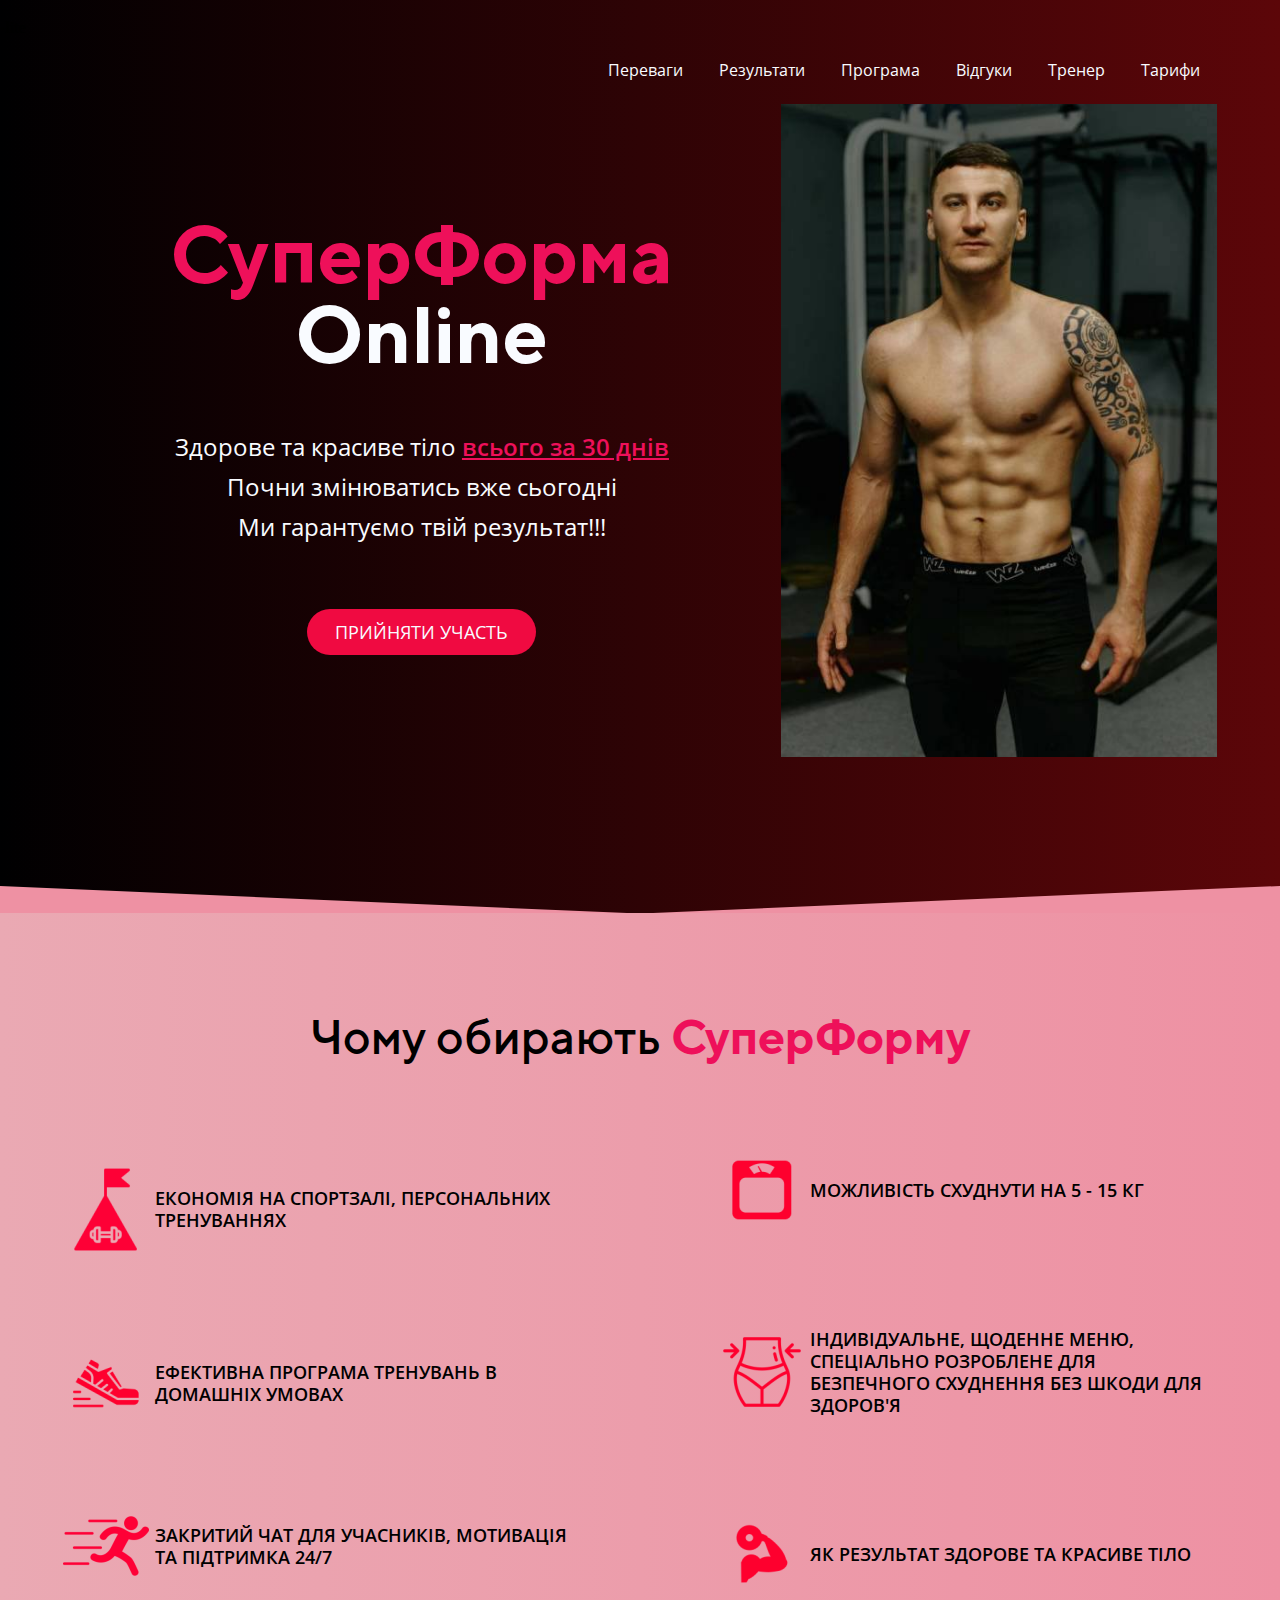
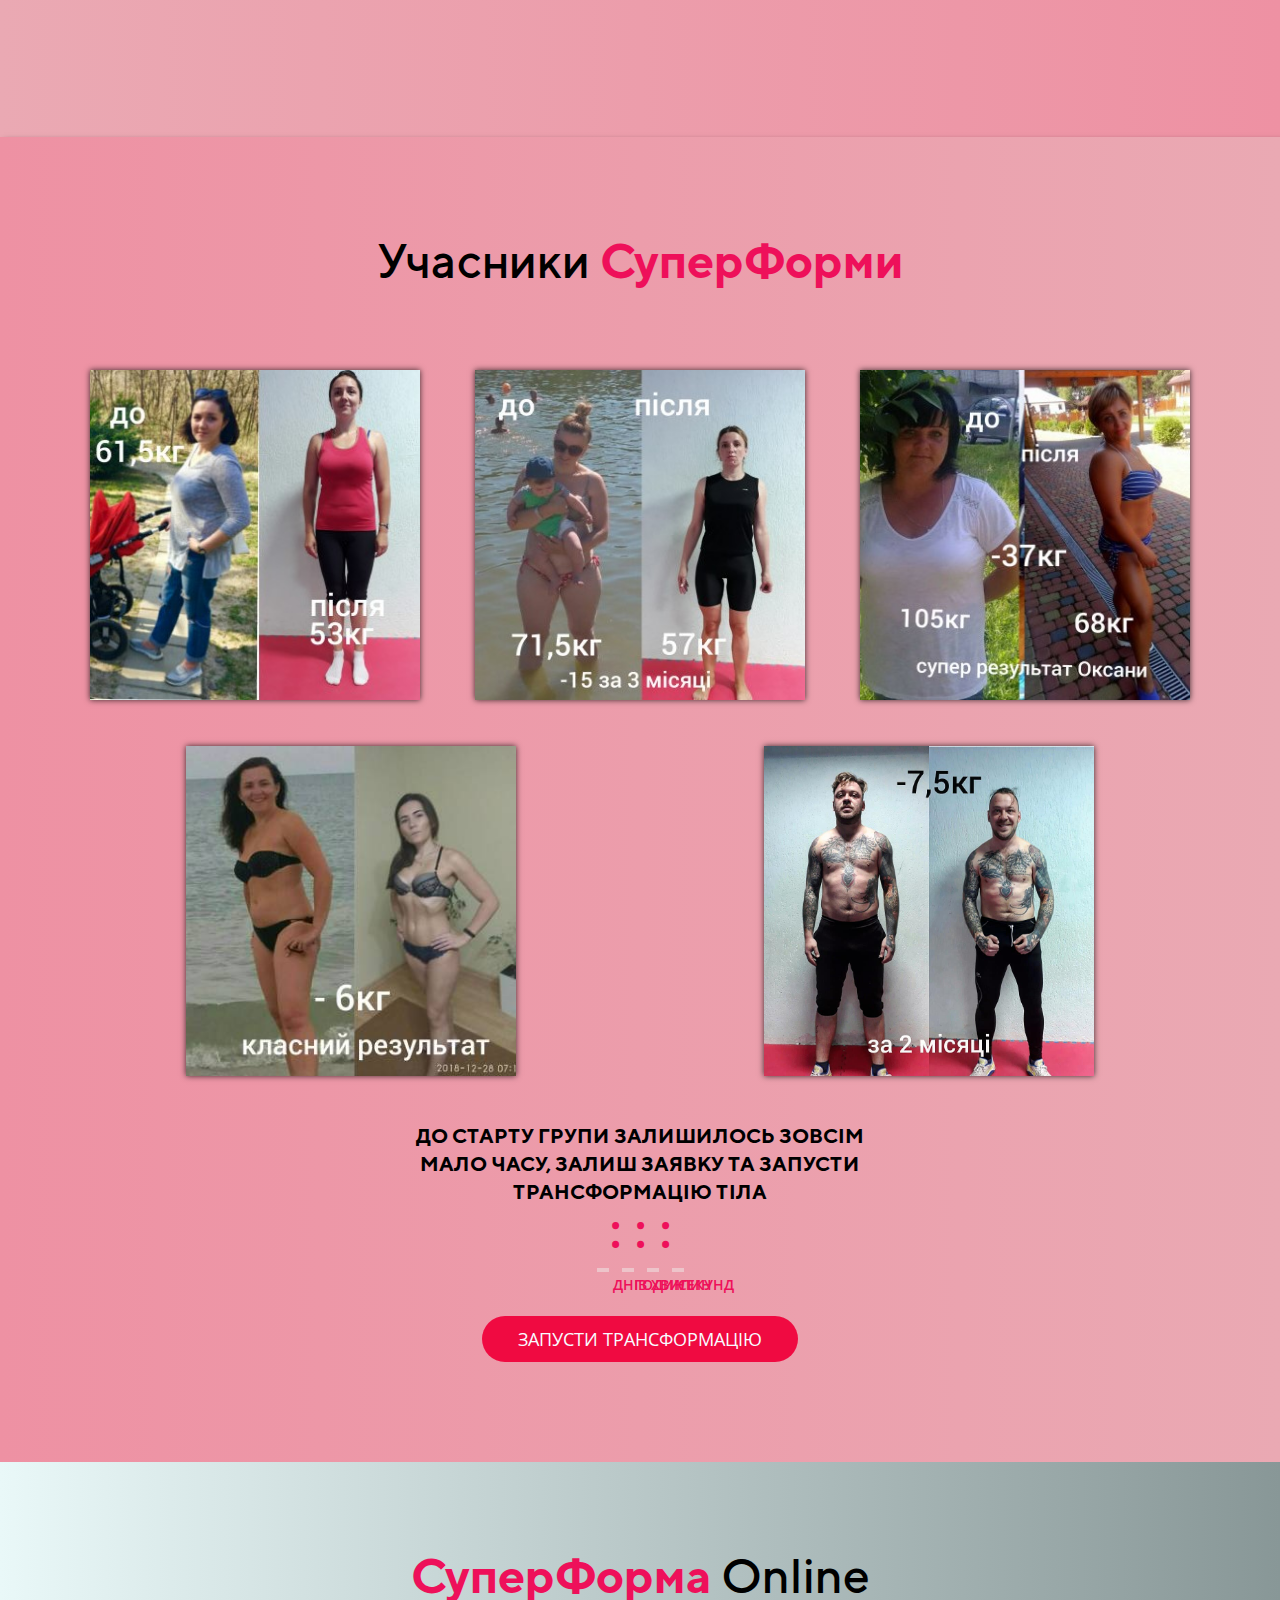
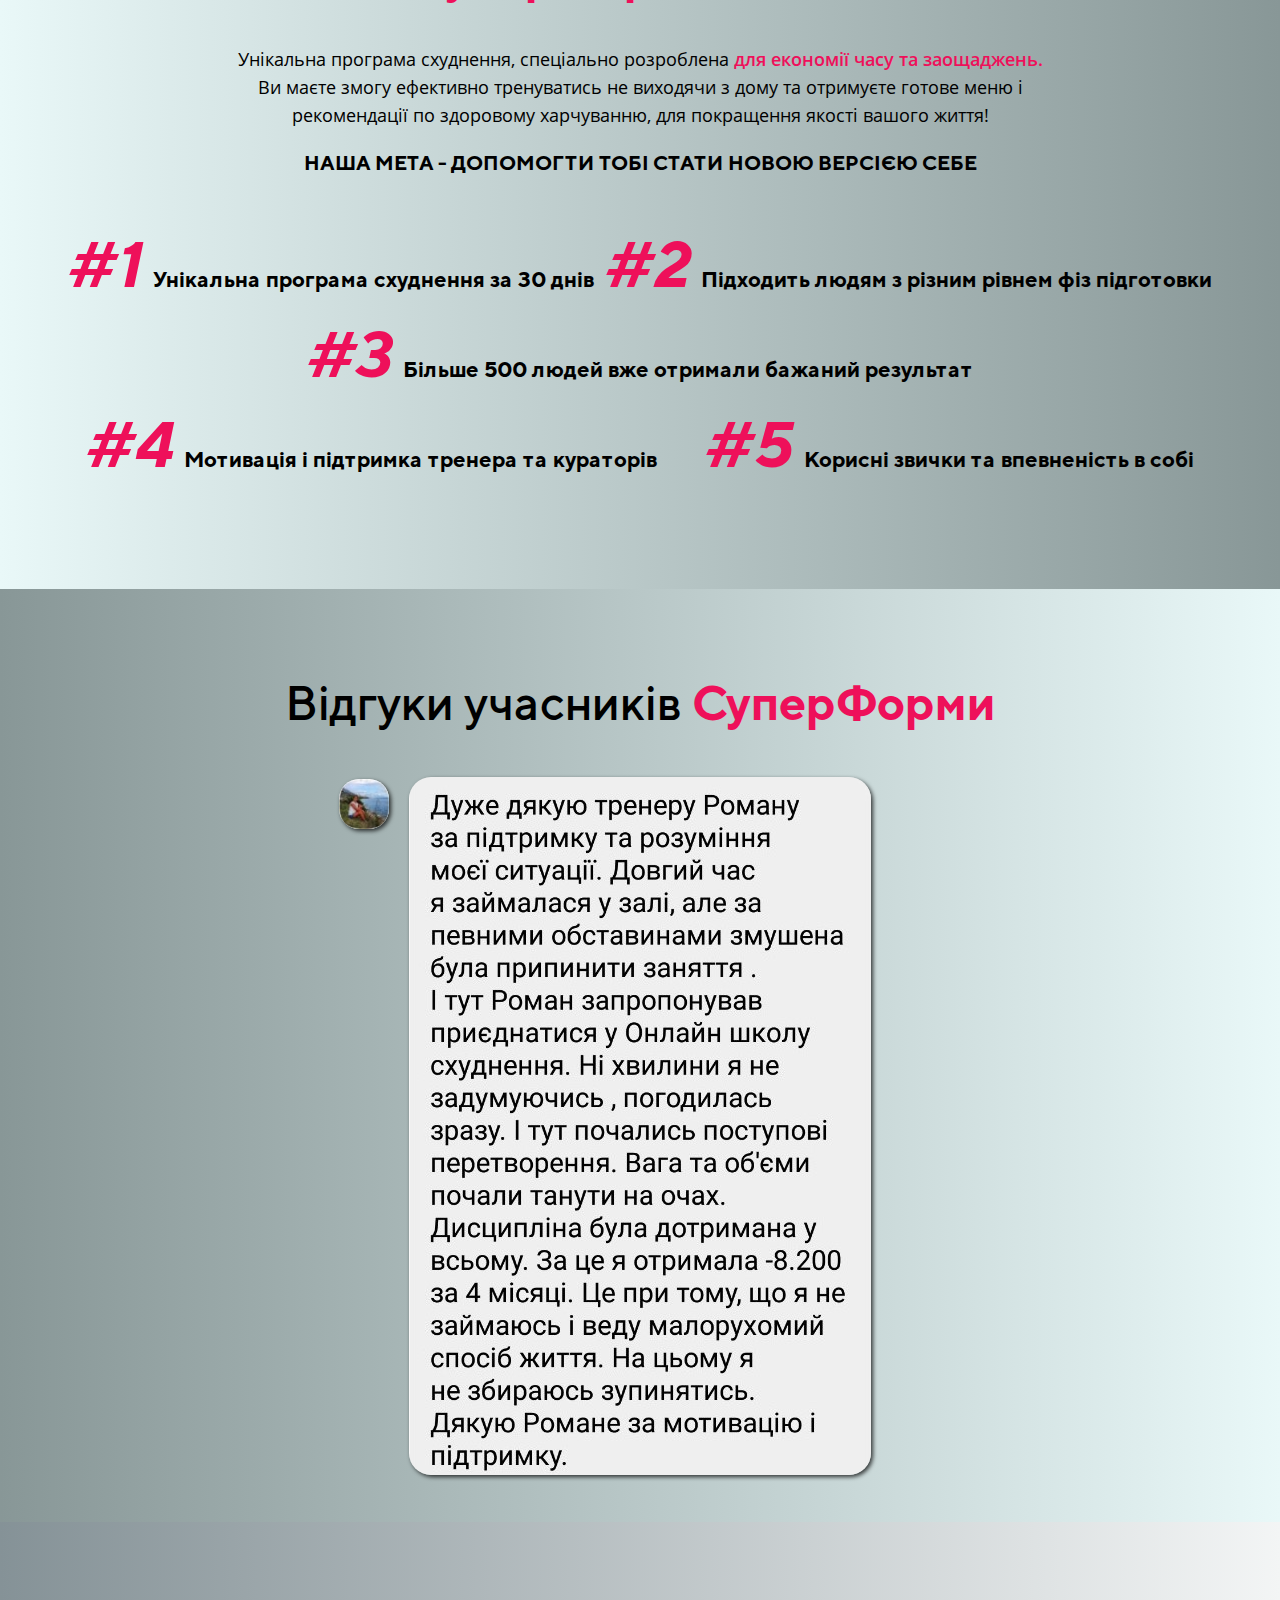
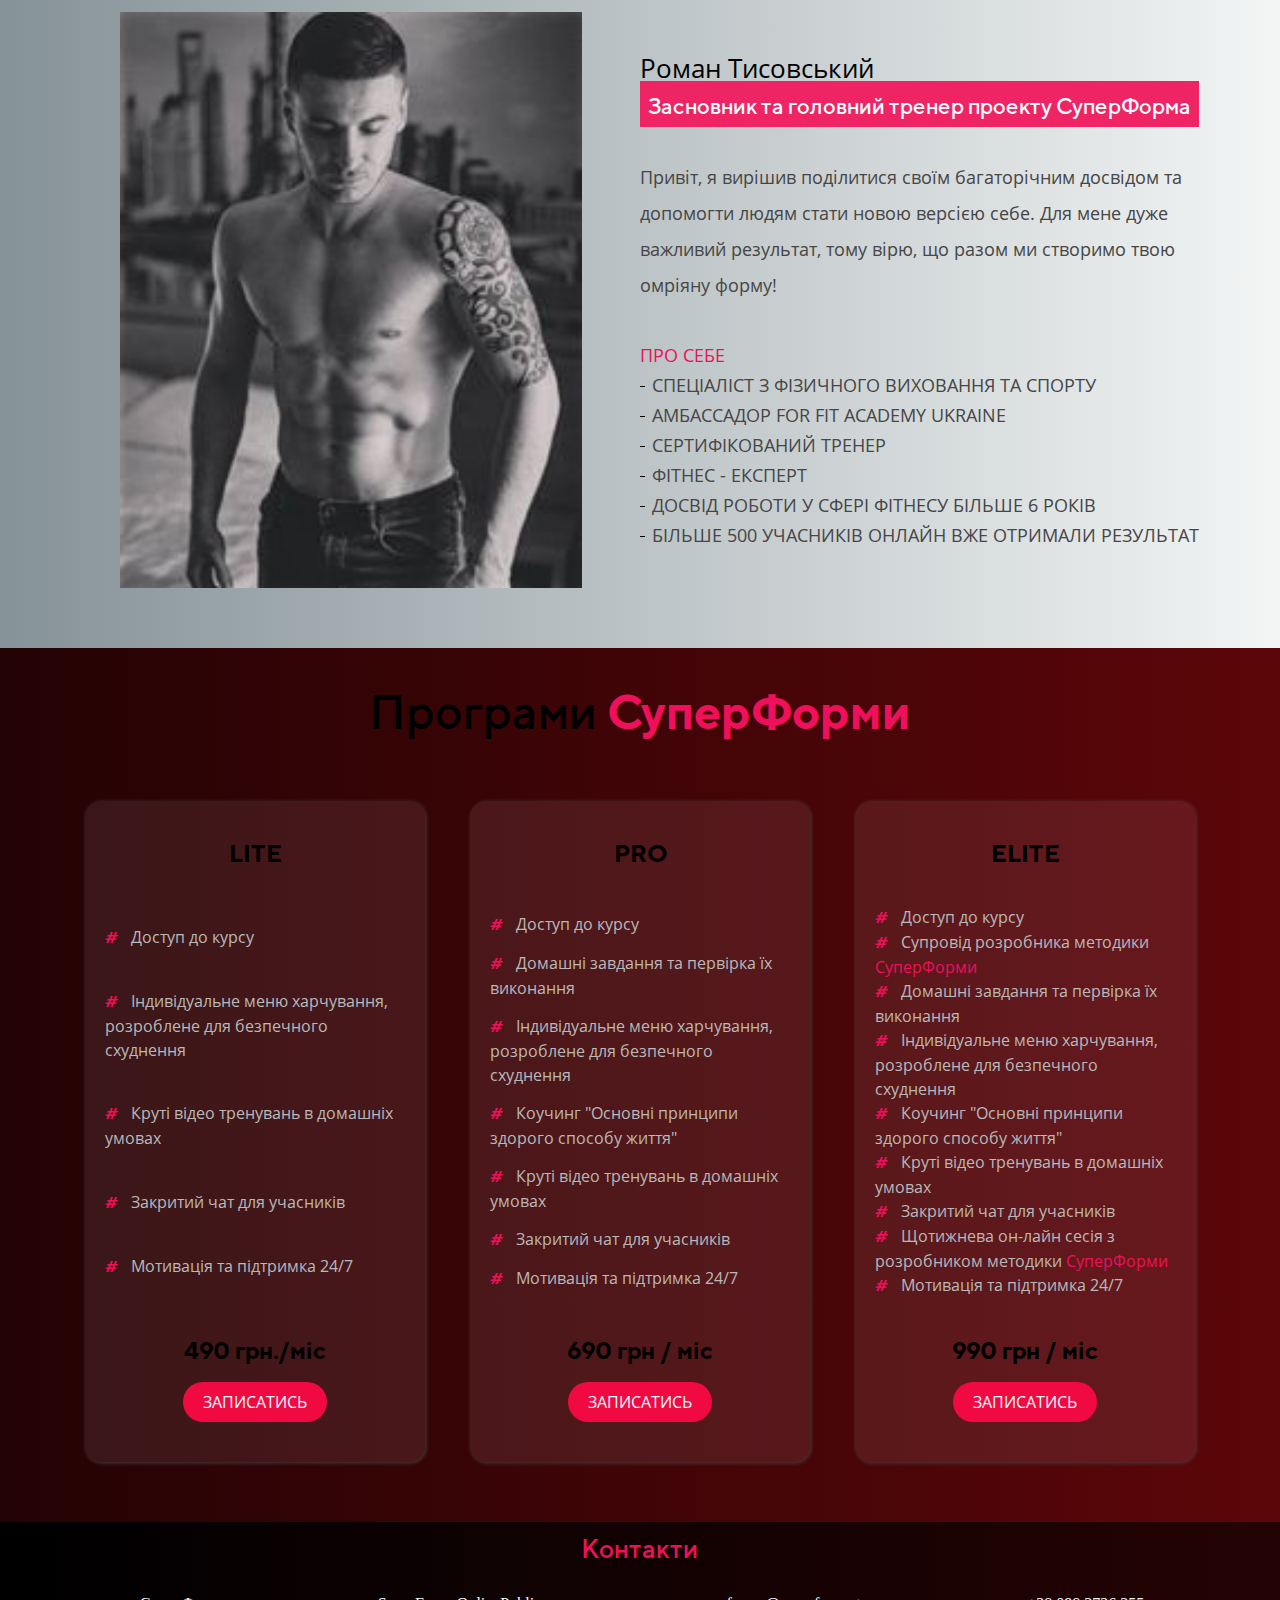
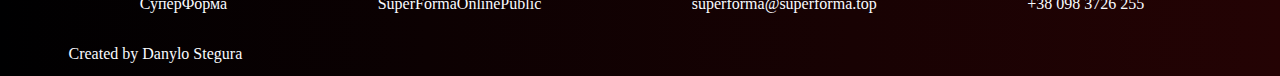
<file: index.html>
<!DOCTYPE html>
<html lang="ua">
<head>
    <meta charset="UTF-8">
    <meta name="viewport" content="width=device-width, initial-scale=1.0">
    <meta http-equiv="X-UA-Compatible" content="ie=edge">
    <link rel="stylesheet" href="libs/swiper-4.2.6/dist/css/swiper.min.css">
    <link rel="stylesheet" href="https://use.fontawesome.com/releases/v5.8.2/css/all.css" integrity="sha384-oS3vJWv+0UjzBfQzYUhtDYW+Pj2yciDJxpsK1OYPAYjqT085Qq/1cq5FLXAZQ7Ay" crossorigin="anonymous">
    <link rel="stylesheet" href="css/styles.css">
    <title>Унікальна програма схуднення OnLine</title>
</head>
<body>
    <header id="home">-lite
        <div class="wraper">
            <nav class="flex-container-row nav-block">
                <div class="social-nav flex-container-row">
                    <a href="https://www.facebook.com/roman.tisa.79" target="_blanc" class="social-nav-btn" id="fb-nav">
                        <i class="fab fa-facebook"></i>
                    </a>
                    <a href="https://www.instagram.com/romatisa_fit/" target="_blanc" class="social-nav-btn" id="insta-nav">
                        <i class="fab fa-instagram"></i>
                    </a>
                    <a href="https://invite.viber.com/?g2=AQAwPrMNpTUSXUnRgTtd%2BTM3q2RBj0fmF%2FeJvwZuuak7OhScypel9uqVZKk0ocde" target="_blanc" class="social-nav-btn" id="viber-nav">
                        <i class="fab fa-viber"></i>
                    </a>
                    <a href="https://www.youtube.com/channel/UCJ5WbOo_Hd0t1hEdWKersyg/featured" target="_blanc" class="social-nav-btn" id="yt-nav">
                        <i class="fab fa-youtube"></i>
                    </a>
                </div>
                <div id="main-menu">
                    <ul class="flex-container-row">
                        <li class="main-menu-btn">
                            <a href="#advantages">
                                Переваги
                            </a>
                        </li>
                        <li class="main-menu-btn">
                            <a href="#gallery">
                                Результати
                            </a>
                        </li>
                        <li class="main-menu-btn">
                            <a href="#program">
                                Програма
                            </a>
                        </li>
                        <li class="main-menu-btn">
                            <a href="#reviews">
                                Відгуки
                            </a>
                        </li>
                        <li class="main-menu-btn">
                            <a href="#about">
                                Тренер
                            </a>
                        </li>                        
                        <li class="main-menu-btn">
                            <a href="#tariffs">
                                Тарифи
                            </a>
                        </li>
                    </ul>
                </div>
            </nav>
            <div class="flex-container-row home-content">
                <div class="flex-item flex-container-col">
                    <h1 class="title">
                        СуперФорма
                        <span>
                            Online
                        </span>
                    </h1>
                    <div class="text-block">
                        <p>Здорове та красиве тіло <span>всього за 30 днів</span></p>
                        <p>Почни змінюватись вже сьогодні</p>
                        <p>Ми гарантуємо твій результат!!!</p>
                    </div>
                    <div class="btn-big" id="open-first-form">
                        ПРИЙНЯТИ УЧАСТЬ
                    </div>
                </div>
                <div class="flex-item img-container">
                    <img src="img/galery/tiitle_image.jpg" alt="tiitle_image">
                </div>
            </div>
        </div>
    </header>
    <section id="advantages">
        <div class="wraper">
            <h2 class="title-s">
                Чому обирають
                <span class="sub-title-s">
                    СуперФорму
                </span> 
            </h2>
            <div class="flex-container-row">
                <div class="flex-container-col adv">
                    <div class="adv-block">
                        <div class="adv-block-img">
                            <img src="img/png/goal.png" alt="advsnteges_png">
                        </div>
                        <p class="adv-block-text">ЕКОНОМІЯ НА СПОРТЗАЛІ, ПЕРСОНАЛЬНИХ ТРЕНУВАННЯХ</p>
                    </div>
                    <div class="adv-block">
                        <div class="adv-block-img">
                            <img src="img/png/snikers.png" alt="advsnteges_png">
                        </div>
                        <p class="adv-block-text">ЕФЕКТИВНА ПРОГРАМА ТРЕНУВАНЬ В ДОМАШНІХ УМОВАХ</p>
                    </div>
                    <div class="adv-block">
                        <div class="adv-block-img">
                            <img src="img/png/run.png" alt="advsnteges_png">
                        </div>
                        <p class="adv-block-text">ЗАКРИТИЙ ЧАТ ДЛЯ УЧАСНИКІВ, МОТИВАЦІЯ ТА ПІДТРИМКА 24/7</p>
                    </div>
                </div>
                <div class="flex-container-col adv">
                    <div class="adv-block">
                        <div class="adv-block-img">
                            <img src="img/png/libra.png" alt="advsnteges_png">
                        </div>
                        <p class="adv-block-text">МОЖЛИВІСТЬ СХУДНУТИ НА 5 - 15 КГ</p>
                    </div>
                    <div class="adv-block">
                        <div class="adv-block-img">
                            <img src="img/png/fit.png" alt="advsnteges_png">
                        </div>
                        <p class="adv-block-text">ІНДИВІДУАЛЬНЕ, ЩОДЕННЕ МЕНЮ, СПЕЦІАЛЬНО РОЗРОБЛЕНЕ  ДЛЯ БЕЗПЕЧНОГО СХУДНЕННЯ БЕЗ ШКОДИ ДЛЯ ЗДОРОВ'Я</p>
                    </div>
                    <div class="adv-block">
                        <div class="adv-block-img">
                            <img src="img/png/muscle.png" alt="advsnteges_png">
                        </div>
                        <p class="adv-block-text">ЯК РЕЗУЛЬТАТ ЗДОРОВЕ ТА КРАСИВЕ ТІЛО</p>
                    </div>
                </div>
            </div>
        </div>
    </section>
    <section id="gallery">
        <div class="wraper">
            <h2 class="title-s">
                Учасники
                <span class="sub-title-s">
                    СуперФорми
                </span> 
            </h2>
            <div class="gallery-box-wraper">
                <div class="gallery-box flex-container-row">
                    <div class="gallery-item">
                        <img src="img/galery/member_1_image.jpg" alt="member_1_image">
                    </div>
                    <div class="gallery-item">                    
                        <img src="img/galery/member_2_image.jpg" alt="member_2_image">
                    </div>
                    <div class="gallery-item">
                        <img src="img/galery/member_3_image.jpg" alt="member_3_image">
                    </div>
                    <div class="gallery-item">
                        <img src="img/galery/member_4_image.jpg" alt="member_4_image">
                    </div>
                    <div class="gallery-item">
                        <img src="img/galery/member_5_image.jpg" alt="member_5_image">
                    </div>
                    <!-- <div class="gallery-item">
                        
                        <img src="" alt="">
                    </div> -->
                </div>
            </div>    
            <div class="timer-box">
                <h4 class="title-xs">
                    ДО СТАРТУ ГРУПИ ЗАЛИШИЛОСЬ ЗОВСІМ МАЛО ЧАСУ, ЗАЛИШ ЗАЯВКУ ТА ЗАПУСТИ ТРАНСФОРМАЦІЮ ТІЛА                    
                </h4>
                <div id="timer">
                    <p>
                        <span id="d"></span>:<span id="h"></span>:<span id="m"></span>:<span id="s"></span>
                    </p>
                </div>
                
                <div class="btn-big" id="open-timer-form">
                    запусти ТРАНСФОРМАЦІЮ
                </div>
            </div>
        </div>
    </section>
    <section id="program">
        <div class="wraper">
            <div class="flex-container-col">
                <h2 class="title-s">
                    <span class="sub-title-s">
                        СуперФорма
                    </span>
                    Online
                </h2>
                <div class="text-block">
                    <p>Унікальна програма схуднення, спеціально розроблена <span>для економії часу та заощаджень.</span><br>
                    Ви маєте змогу ефективно тренуватись не виходячи з дому та отримуєте готове меню і рекомендації по здоровому харчуванню, для покращення якості вашого життя!</p>
                </div>
                <h4 class="title-xs"> 
                    НАША МЕТА - ДОПОМОГТИ ТОБІ СТАТИ НОВОЮ ВЕРСІЄЮ СЕБЕ
                </h4>
                <ol class="program-list">
                    <li class="rpogram-list-item">Унікальна програма схуднення за 30 днів</li>
                    <li class="rpogram-list-item">Підходить людям з різним рівнем фіз підготовки</li>
                    <li class="rpogram-list-item">Більше 500 людей  вже отримали бажаний результат</li>
                    <li class="rpogram-list-item">Мотивація і підтримка тренера та кураторів</li>
                    <li class="rpogram-list-item">Корисні звички та  впевненість в собі</li>

                </ol>
            </div>
        </div>
    </section>
    <section id="reviews">
        <div class="wraper">            
            <h2 class="title-s">
                Відгуки учасників
                <span class="sub-title-s">
                    СуперФорми
                </span> 
            </h2>
            <div class="swiper-container">
                <div class="swiper-wrapper">
                    <div class="swiper-slide">
                        <div class="review-container">
                            <img src="img/viber_scrins/Nadiya_Image.jpg" alt="Nadiya_Image" class="review-title">
                            <img src="img/viber_scrins/Nadiya.jpg" alt="Nadiya" class="review-text">
                        </div>
                    </div>
                    <div class="swiper-slide">
                        <div class="review-container">
                            <img src="img/viber_scrins/Oksana_image.jpg" alt="Oksana_image" class="review-title">
                            <img src="img/viber_scrins/Oksana.jpg" alt="Oksana" class="review-text">
                        </div>
                    </div>
                    <div class="swiper-slide">
                        <div class="review-container">
                            <img src="img/viber_scrins/Nadiya_1_image.jpg" alt="Nadiya_1_image" class="review-title">
                            <img src="img/viber_scrins/Nadiya_1.jpg" alt="Nadiya_1" class="review-text">
                        </div>
                    </div>
                    <div class="swiper-slide">
                        <div class="review-container">
                            <img src="img/viber_scrins/Olena_image.jpg" alt="Olena_image" class="review-title">
                            <img src="img/viber_scrins/Olena.jpg" alt="Olena" class="review-text">
                        </div>
                    </div>
                </div>                
                <div class="swiper-button-prev">
                    <i class="fas fa-chevron-circle-left"></i>
                </div>
                <div class="swiper-button-next">
                    <i class="fas fa-chevron-circle-right"></i>
                </div>
                <div class="swiper-scrollbar"></div>
            </div>
        </div>
    </section>
    <section id="about">
        <div class="wraper">
            <div class="flex-container-row">
                <div class="about-image">
                    <img src="img/galery/about_image.jpg" alt="Roman_Tysovskyi">
                </div>
                <div class="about-text">
                    <h4 class="member-name">
                        Роман Тисовський <br>
                        <span class="member-position">
                            Засновник та головний тренер проекту СуперФорма
                        </span>
                    </h4>
                    <p class="member-discription">
                        Привіт, я вирішив поділитися своїм багаторічним досвідом та допомогти людям стати новою версією себе. Для мене дуже важливий результат, тому вірю, що разом ми створимо твою омріяну форму!
                    </p>
                    <ul class="member-skills">
                        <span>ПРО СЕБЕ</span>
                        <li>СПЕЦІАЛІСТ З ФІЗИЧНОГО ВИХОВАННЯ ТА СПОРТУ</li>
                        <li>АМБАССАДОР FOR FIT ACADEMY UKRAINE</li>
                        <li>СЕРТИФІКОВАНИЙ ТРЕНЕР</li>
                        <li>ФІТНЕС - ЕКСПЕРТ</li>
                        <li>ДОСВІД РОБОТИ У СФЕРІ ФІТНЕСУ БІЛЬШЕ 6 РОКІВ</li>
                        <li>БІЛЬШЕ 500 УЧАСНИКІВ ОНЛАЙН ВЖЕ ОТРИМАЛИ РЕЗУЛЬТАТ </li>
                    </ul>
                </div>
            </div>
        </div>
    </section>
    <section id="tariffs">
        <div class="wraper">
            <h2 class="title-s">
                Програми
                <span class="sub-title-s">
                    СуперФорми
                </span> 
            </h2>
            <div class="tariffs-block">
                <div class="tariffs-block-item">
                    <h4 class="item-title">
                        LITE
                    </h4>
                    <ul>
                        <li>
                            Доступ до курсу
                        </li>
                        <li>
                            Індивідуальне меню харчування, розроблене для безпечного схуднення
                        </li>
                        <li>
                            Круті відео тренувань в домашніх умовах
                        </li>
                        <li>
                            Закритий чат для учасників
                        </li>
                        <li>
                            Мотивація та підтримка 24/7
                        </li>
                    </ul>
                    <p class="price">
                        490 грн./міс
                    </p>
                    <div class="btn-sml" id="lite-order">
                        ЗАПИСАТИСЬ
                    </div>
                </div>
                <div class="tariffs-block-item">
                    <h4 class="item-title">
                        PRO
                    </h4>
                    <ul>
                        <li>
                            Доступ до курсу
                        </li>
                        <li>
                            Домашні завдання та первірка їх виконання
                        </li>
                        <li>
                            Індивідуальне меню харчування, розроблене для безпечного схуднення
                        </li>
                        <li>
                            Коучинг "Основні принципи здорого способу життя"
                        </li>
                        <li>
                            Круті відео тренувань в домашніх умовах
                        </li>
                        <li>
                            Закритий чат для учасників
                        </li>
                        <li>
                            Мотивація та підтримка 24/7
                        </li>
                    </ul>
                    <p class="price">
                        690 грн / міс
                    </p>
                    <div class="btn-sml" id="pro-order">
                        ЗАПИСАТИСЬ
                    </div>
                </div>
                <div class="tariffs-block-item">
                    <h4 class="item-title">
                        ELITE
                    </h4>
                    <ul>
                        <li>
                            Доступ до курсу
                        </li>
                        <li>
                            Супровід розробника методики <span>СуперФорми</span>
                        </li>
                        <li>
                            Домашні завдання та первірка їх виконання
                        </li>
                        <li>
                            Індивідуальне меню харчування, розроблене для безпечного схуднення
                        </li>
                        <li>
                            Коучинг "Основні принципи здорого способу життя"
                        </li>
                        <li>
                            Круті відео тренувань в домашніх умовах
                        </li>
                        <li>
                            Закритий чат для учасників
                        </li>
                        <li>
                            Щотижнева он-лайн сесія з розробником методики <span>СуперФорми</span>
                        </li>
                        <li>
                            Мотивація та підтримка 24/7
                        </li>
                    </ul>
                    <p class="price">
                        990 грн / міс
                    </p>
                    <div class="btn-sml" id="elite-order">
                        ЗАПИСАТИСЬ
                    </div>
                </div>
            </div>
        </div>
    </section>
    <footer id="contact">
        <div class="wraper">
            <h2 class="title-s">
                Контакти
            </h2>
            <div class="contact-block">
                <div class="contact-item">
                    <a href="https://invite.viber.com/?g2=AQAwPrMNpTUSXUnRgTtd%2BTM3q2RBj0fmF%2FeJvwZuuak7OhScypel9uqVZKk0ocde" target="_blanc">
                        <i class="fab fa-viber"></i> СуперФорма
                    </a>
                </div>
                <div class="contact-item">
                    <a href="https://t.me/SuperFormaOnlinePublic" target="_blanc">
                        <i class="fab fa-telegram"></i> SuperFormaOnlinePublic
                    </a>
                </div>                
                <div class="contact-item">
                    <a href="mailto:superforma@superforma.top" target="_blanc">
                        <i class="far fa-envelope"></i> superforma@superforma.top
                    </a>
                </div>                
                <div class="contact-item">
                    <a href="tel:+380983726255" target="_blanc">
                        <i class="fas fa-mobile-alt"></i> +38 098 3726 255
                    </a>
                </div>                
            </div>
            <div class="dev-info">
                <div class="contact-item">
                    <a href="https://www.linkedin.com/in/danylo-stegura/" target="_blanc">
                        Created by Danylo Stegura
                    </a>
                </div>
                <div class="contact-item">
                    <a href="https://github.com/Stegura" target="_blanc">
                        <i class="fab fa-github-square"></i>
                    </a>
                </div>                
                <div class="contact-item">
                    <a href="mailto:danylostegyra@gmail.com" target="_blanc">
                        <i class="far fa-envelope"></i>
                    </a>
                </div>                
                <div class="contact-item">
                    <a href="https://www.linkedin.com/in/danylo-stegura/" target="_blanc">
                        <i class="fab fa-linkedin"></i>
                    </a>
                </div>                
            </div>
        </div>
    </footer>
    <div id="popup">
        <form action="php/mail.php" method="post" id="leed-form"> 
            <h2 class="title-s">
                Щоб стати учасником
                <span class="sub-title-s">
                    СуперФорми
                </span>
                заповни форму 
            </h2>
            <input type="text" required placeholder="Ваше ім'я" name="name" class="form-input">
            <input type="email" required placeholder="superforma@spf.ua" name="e-mail" class="form-input">
            <input type="tel" required placeholder="+380990001122" name="phone" class="form-input">
            <input type="submit" class="btn-sml"> 
            <i class="fas fa-times-circle" id="close-popup"></i>
        </form>
    </div>
    <div id="lite-popup">
        <form action="php/mail-lite.php" method="post" id="leed-form-lite"> 
            <h2 class="title-s">
                Ви обрали пакет
                <span class="sub-title-s">
                    LITE
                </span>
            </h2>
            <h3 class="title-s">
                Заповніть форму <br>
                та розпочніть змінюватись прямо зараз
            </h3>
            <input type="text" required placeholder="Ваше ім'я" name="name-lite" class="form-input">
            <input type="email" required placeholder="superforma@spf.ua" name="e-mail-lite" class="form-input">
            <input type="tel" required placeholder="+380990001122" name="phone-lite" class="form-input">
            <h4 class="title-s">                
                Перші кроки для отримання
                <span class="sub-title-s">
                    СуперФорми
                </span>
                надійдуть на вказану вами електронну скриньку
            </h4>
            <input type="submit" class="btn-sml"> 
            <i class="fas fa-times-circle" id="close-lite-popup"></i>
        </form>
    </div>
    <div id="pro-popup">
        <form action="php/mail-pro.php" method="post" id="leed-form-pro"> 
            <h2 class="title-s">
                Ви обрали пакет
                <span class="sub-title-s">
                    PRO
                </span>
            </h2>
            <h3 class="title-s">
                Заповніть форму <br>
                та розпочніть змінюватись прямо зараз
            </h3>
            <input type="text" required placeholder="Ваше ім'я" name="name-pro" class="form-input">
            <input type="email" required placeholder="superforma@spf.ua" name="e-mail-pro" class="form-input">
            <input type="tel" required placeholder="+380990001122" name="phone-pro" class="form-input">
            <h4 class="title-s">                
                Перші кроки для отримання
                <span class="sub-title-s">
                    СуперФорми
                </span>
                надійдуть на вказану вами електронну скриньку
            </h4>
            <input type="submit" class="btn-sml"> 
            <i class="fas fa-times-circle" id="close-pro-popup"></i>
        </form>
    </div>
    <div id="elite-popup">
        <form action="php/mail-elite.php" method="post" id="leed-form-elite">
            <h2 class="title-s">
                Ви обрали пакет
                <span class="sub-title-s">
                    ELITE
                </span>
            </h2> 
            <h3 class="title-s">
                Заповніть форму <br>
                та розпочніть змінюватись прямо зараз
            </h3>
            <input type="text" required placeholder="Ваше ім'я" name="name-elite" class="form-input">
            <input type="email" required placeholder="superforma@spf.ua" name="e-mail-elite" class="form-input">
            <input type="tel" required placeholder="+380990001122" name="phone-elite" class="form-input">
            <h4 class="title-s">                
                Перші кроки для отримання
                <span class="sub-title-s">
                    СуперФорми
                </span>
                надійдуть на вказану вами електронну скриньку
            </h4>
            <input type="submit" class="btn-sml"> 
            <i class="fas fa-times-circle" id="close-elite-popup"></i>
        </form>
    </div>
    <script src="libs/swiper-4.2.6/dist/js/swiper.min.js"></script>
    <script src="js/main.js"></script>
</body>
</html>
</file>
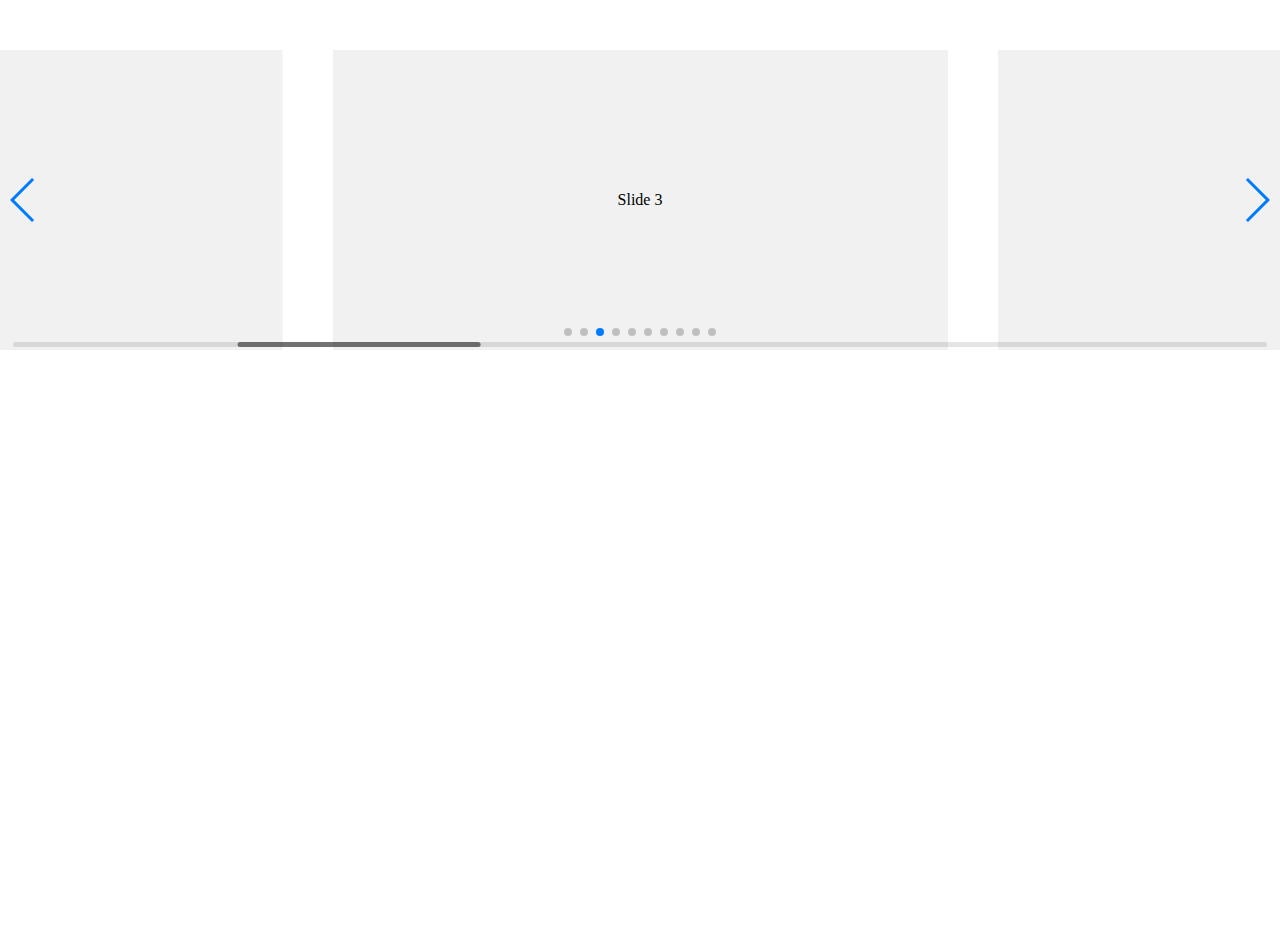
<file: libs/swiper-4.2.6/playground/index.html>
<!doctype html>
<html lang="en">
<head>
    <meta charset="UTF-8">
    <title>Swiper Playground</title>
    <link rel="stylesheet" href="../dist/css/swiper.min.css">
    <meta name="viewport" content="width=device-width">
</head>
<body>
    <div class="swiper-container">
        <div class="swiper-scrollbar"></div>
        <div class="swiper-button-prev"></div>
        <div class="swiper-button-next"></div>
        <div class="swiper-wrapper">
            <div class="swiper-slide">Slide 1</div>
            <div class="swiper-slide">Slide 2</div>
            <div class="swiper-slide">Slide 3</div>
            <div class="swiper-slide">Slide 4</div>
            <div class="swiper-slide">Slide 5</div>
            <div class="swiper-slide">Slide 6</div>
            <div class="swiper-slide">Slide 7</div>
            <div class="swiper-slide">Slide 8</div>
            <div class="swiper-slide">Slide 9</div>
            <div class="swiper-slide">Slide 10</div>
        </div>
        <div class="swiper-pagination"></div>
    </div>
    <style>
    body, html {
        padding: 0;
        margin: 0;
        position: relative;
        height: 100%;
    }
    .swiper-container {
        width: 100%;
        height: 300px;
        margin: 50px auto;
    }
    .swiper-slide {
        background: #f1f1f1;
        color:#000;
        text-align: center;
        line-height: 300px;
    }
    </style>
    <script src="../dist/js/swiper.min.js"></script>
    <script>
        var swiper = new Swiper({
            el: '.swiper-container',
            initialSlide: 2,
            spaceBetween: 50,
            slidesPerView: 2,
            centeredSlides: true,
            slideToClickedSlide: true,
            grabCursor: true,
            scrollbar: {
              el: '.swiper-scrollbar',
            },
            mousewheel: {
              enabled: true,
            },
            keyboard: {
              enabled: true,
            },
            pagination: {
              el: '.swiper-pagination',
            },
            navigation: {
              nextEl: '.swiper-button-next',
              prevEl: '.swiper-button-prev',
            },
        });
    </script>
</body>
</html>
</file>
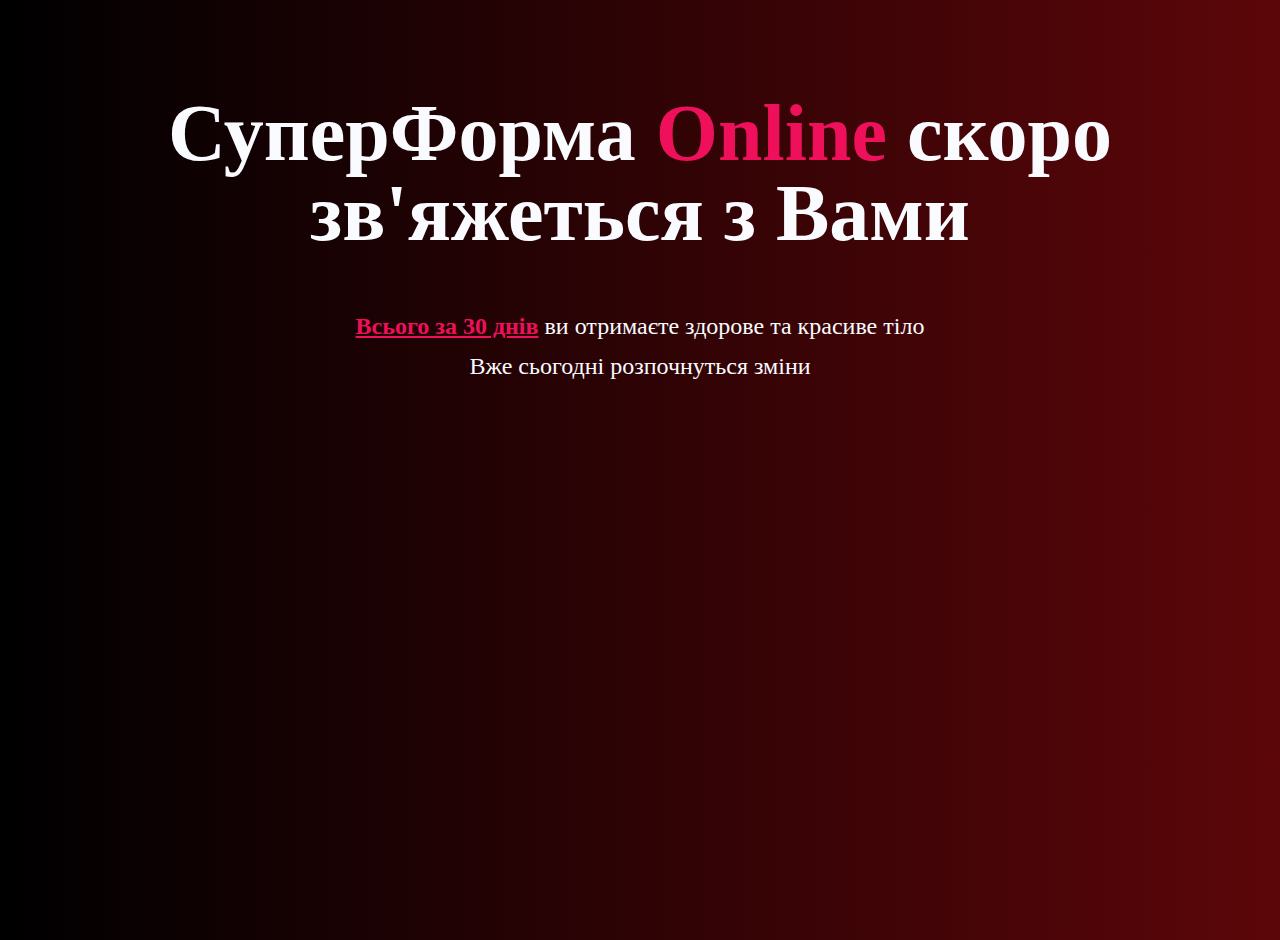
<file: html/thank-you.html>
<!DOCTYPE html>
<html lang="ru">
    <head>
        <meta charset="UTF-8">
        <meta name="viewport" content="width=device-width, initial-scale=1.0">
        <meta http-equiv="X-UA-Compatible" content="ie=edge">
        <link rel="stylesheet" href="https://use.fontawesome.com/releases/v5.8.2/css/all.css" integrity="sha384-oS3vJWv+0UjzBfQzYUhtDYW+Pj2yciDJxpsK1OYPAYjqT085Qq/1cq5FLXAZQ7Ay" crossorigin="anonymous">
        <link rel="stylesheet" href="../css/styles.css">
        <link rel="stylesheet" href="../css/thank-you.css">
        <title>Супер Форма OnLine</title>
    </head>
    <body>
        <header id="thank-you-home">
            <div class="wraper">
                <nav class="nav-block">
                    <div class="social-nav">
                        <a href="https://www.facebook.com/roman.tisa.79" target="_blanc" class="social-nav-btn" id="fb-nav">
                            <i class="fab fa-facebook"></i>
                        </a>
                        <a href="https://www.instagram.com/romatisa_fit/" target="_blanc" class="social-nav-btn" id="insta-nav">
                            <i class="fab fa-instagram"></i>
                        </a>
                        <a href="viber://chat?number=+380932500676" target="_blanc" class="social-nav-btn" id="viber-nav">
                            <i class="fab fa-viber"></i>
                        </a>
                    </div>
                </nav>
                <div class="flex-container-row home-content">
                    <div class="flex-item flex-container-col">
                        <a href="../index.html">
                        <h1 class="title">
                            СуперФорма
                            <span>
                                Online
                            </span>
                            скоро зв'яжеться з Вами 
                        </h1>
                        </a>
                        <div class="text-block">
                            <p><span>Всього за 30 днів</span> ви отримаєте здорове та красиве тіло</p>
                            <p>Вже сьогодні розпочнуться зміни</p>
                        </div>
                    </div>
                </div>
            </div>
        </header>
    </body>
</html>
</file>
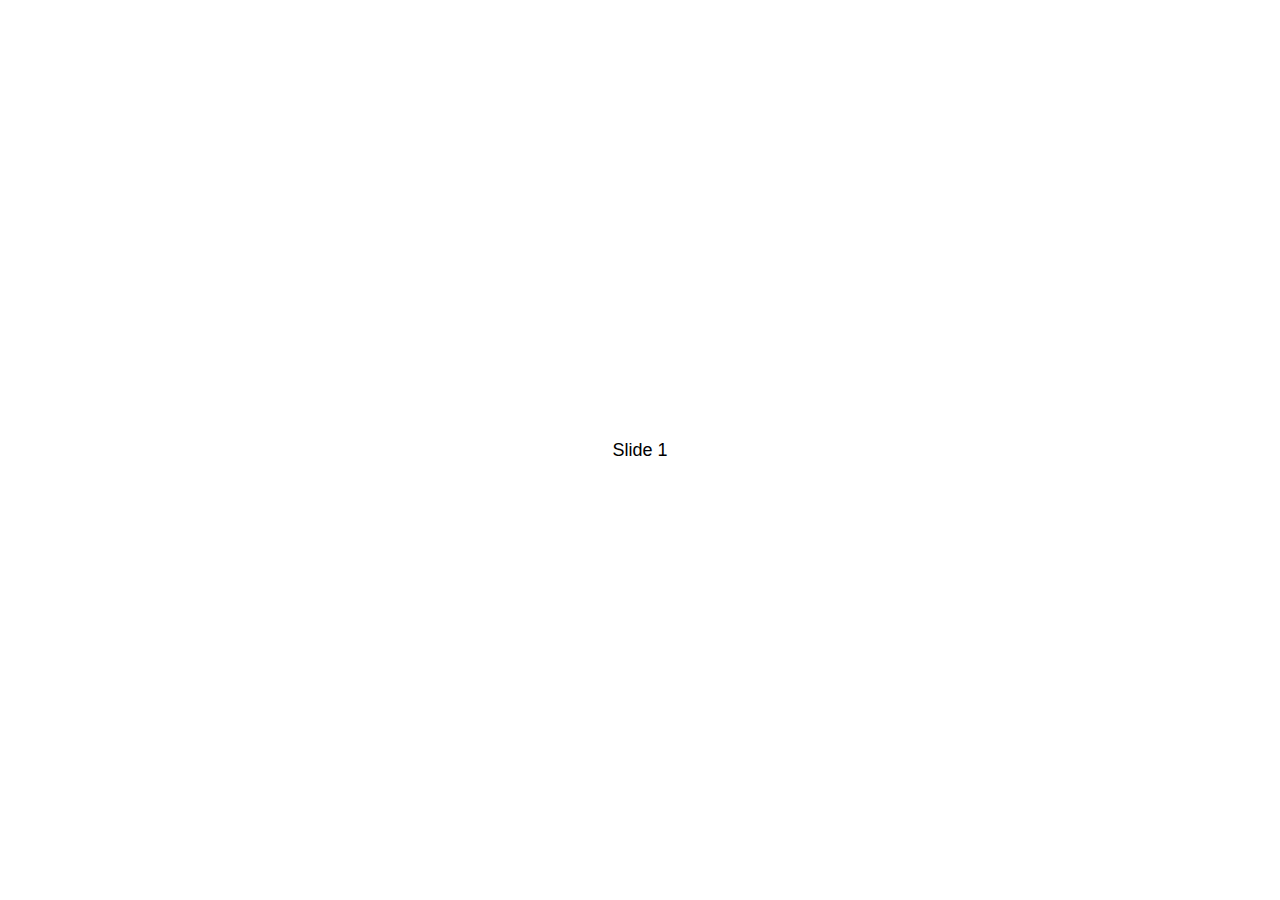
<file: libs/swiper-4.2.6/demos/010-default.html>
<!DOCTYPE html>
<html lang="en">
<head>
  <meta charset="utf-8">
  <title>Swiper demo</title>
  <!-- Link Swiper's CSS -->
  <link rel="stylesheet" href="../dist/css/swiper.min.css">

  <!-- Demo styles -->
  <style>
    html, body {
      position: relative;
      height: 100%;
    }
    body {
      background: #eee;
      font-family: Helvetica Neue, Helvetica, Arial, sans-serif;
      font-size: 14px;
      color:#000;
      margin: 0;
      padding: 0;
    }
    .swiper-container {
      width: 100%;
      height: 100%;
    }
    .swiper-slide {
      text-align: center;
      font-size: 18px;
      background: #fff;

      /* Center slide text vertically */
      display: -webkit-box;
      display: -ms-flexbox;
      display: -webkit-flex;
      display: flex;
      -webkit-box-pack: center;
      -ms-flex-pack: center;
      -webkit-justify-content: center;
      justify-content: center;
      -webkit-box-align: center;
      -ms-flex-align: center;
      -webkit-align-items: center;
      align-items: center;
    }
  </style>
</head>
<body>
  <!-- Swiper -->
  <div class="swiper-container">
    <div class="swiper-wrapper">
      <div class="swiper-slide">Slide 1</div>
      <div class="swiper-slide">Slide 2</div>
      <div class="swiper-slide">Slide 3</div>
      <div class="swiper-slide">Slide 4</div>
      <div class="swiper-slide">Slide 5</div>
      <div class="swiper-slide">Slide 6</div>
      <div class="swiper-slide">Slide 7</div>
      <div class="swiper-slide">Slide 8</div>
      <div class="swiper-slide">Slide 9</div>
      <div class="swiper-slide">Slide 10</div>
    </div>
  </div>

  <!-- Swiper JS -->
  <script src="../dist/js/swiper.min.js"></script>

  <!-- Initialize Swiper -->
  <script>
    var swiper = new Swiper('.swiper-container');
  </script>
</body>
</html>
</file>
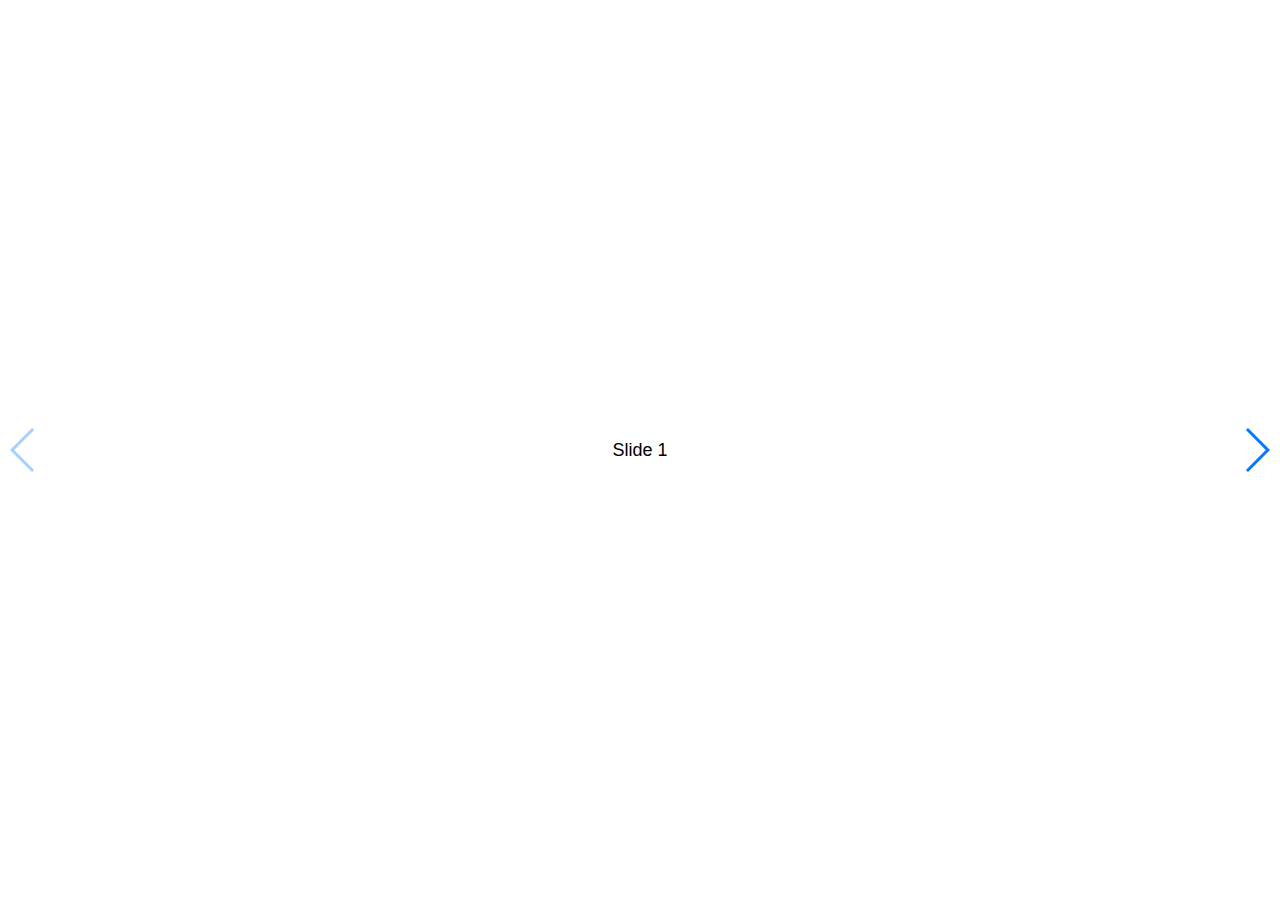
<file: libs/swiper-4.2.6/demos/020-navigation.html>
<!DOCTYPE html>
<html lang="en">
<head>
  <meta charset="utf-8">
  <title>Swiper demo</title>
  <meta name="viewport" content="width=device-width, initial-scale=1, minimum-scale=1, maximum-scale=1">

  <!-- Link Swiper's CSS -->
  <link rel="stylesheet" href="../dist/css/swiper.min.css">

  <!-- Demo styles -->
  <style>
    html, body {
      position: relative;
      height: 100%;
    }
    body {
      background: #eee;
      font-family: Helvetica Neue, Helvetica, Arial, sans-serif;
      font-size: 14px;
      color:#000;
      margin: 0;
      padding: 0;
    }
    .swiper-container {
      width: 100%;
      height: 100%;
    }
    .swiper-slide {
      text-align: center;
      font-size: 18px;
      background: #fff;

      /* Center slide text vertically */
      display: -webkit-box;
      display: -ms-flexbox;
      display: -webkit-flex;
      display: flex;
      -webkit-box-pack: center;
      -ms-flex-pack: center;
      -webkit-justify-content: center;
      justify-content: center;
      -webkit-box-align: center;
      -ms-flex-align: center;
      -webkit-align-items: center;
      align-items: center;
    }
  </style>
</head>
<body>
  <!-- Swiper -->
  <div class="swiper-container">
    <div class="swiper-wrapper">
      <div class="swiper-slide">Slide 1</div>
      <div class="swiper-slide">Slide 2</div>
      <div class="swiper-slide">Slide 3</div>
      <div class="swiper-slide">Slide 4</div>
      <div class="swiper-slide">Slide 5</div>
      <div class="swiper-slide">Slide 6</div>
      <div class="swiper-slide">Slide 7</div>
      <div class="swiper-slide">Slide 8</div>
      <div class="swiper-slide">Slide 9</div>
      <div class="swiper-slide">Slide 10</div>
    </div>
    <!-- Add Arrows -->
    <div class="swiper-button-next"></div>
    <div class="swiper-button-prev"></div>
  </div>

  <!-- Swiper JS -->
  <script src="../dist/js/swiper.min.js"></script>

  <!-- Initialize Swiper -->
  <script>
    var swiper = new Swiper('.swiper-container', {
      navigation: {
        nextEl: '.swiper-button-next',
        prevEl: '.swiper-button-prev',
      },
    });
  </script>
</body>
</html>
</file>
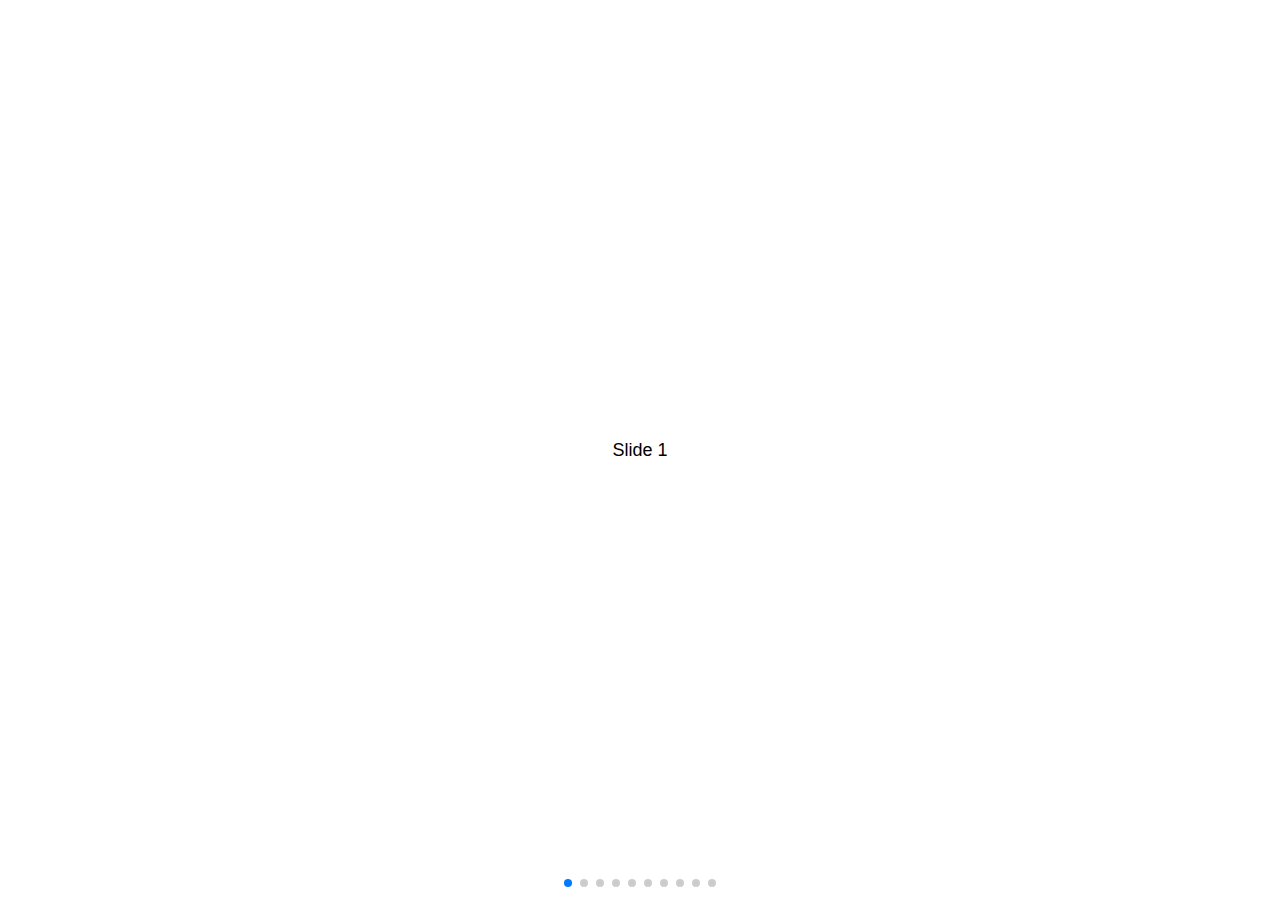
<file: libs/swiper-4.2.6/demos/030-pagination.html>
<!DOCTYPE html>
<html lang="en">
<head>
  <meta charset="utf-8">
  <title>Swiper demo</title>
  <meta name="viewport" content="width=device-width, initial-scale=1, minimum-scale=1, maximum-scale=1">

  <!-- Link Swiper's CSS -->
  <link rel="stylesheet" href="../dist/css/swiper.min.css">

  <!-- Demo styles -->
  <style>
    html, body {
      position: relative;
      height: 100%;
    }
    body {
      background: #eee;
      font-family: Helvetica Neue, Helvetica, Arial, sans-serif;
      font-size: 14px;
      color:#000;
      margin: 0;
      padding: 0;
    }
    .swiper-container {
      width: 100%;
      height: 100%;
    }
    .swiper-slide {
      text-align: center;
      font-size: 18px;
      background: #fff;

      /* Center slide text vertically */
      display: -webkit-box;
      display: -ms-flexbox;
      display: -webkit-flex;
      display: flex;
      -webkit-box-pack: center;
      -ms-flex-pack: center;
      -webkit-justify-content: center;
      justify-content: center;
      -webkit-box-align: center;
      -ms-flex-align: center;
      -webkit-align-items: center;
      align-items: center;
    }
  </style>
</head>
<body>
  <!-- Swiper -->
  <div class="swiper-container">
    <div class="swiper-wrapper">
      <div class="swiper-slide">Slide 1</div>
      <div class="swiper-slide">Slide 2</div>
      <div class="swiper-slide">Slide 3</div>
      <div class="swiper-slide">Slide 4</div>
      <div class="swiper-slide">Slide 5</div>
      <div class="swiper-slide">Slide 6</div>
      <div class="swiper-slide">Slide 7</div>
      <div class="swiper-slide">Slide 8</div>
      <div class="swiper-slide">Slide 9</div>
      <div class="swiper-slide">Slide 10</div>
    </div>
    <!-- Add Pagination -->
    <div class="swiper-pagination"></div>
  </div>

  <!-- Swiper JS -->
  <script src="../dist/js/swiper.min.js"></script>

  <!-- Initialize Swiper -->
  <script>
    var swiper = new Swiper('.swiper-container', {
      pagination: {
        el: '.swiper-pagination',
      },
    });
  </script>
</body>
</html>
</file>
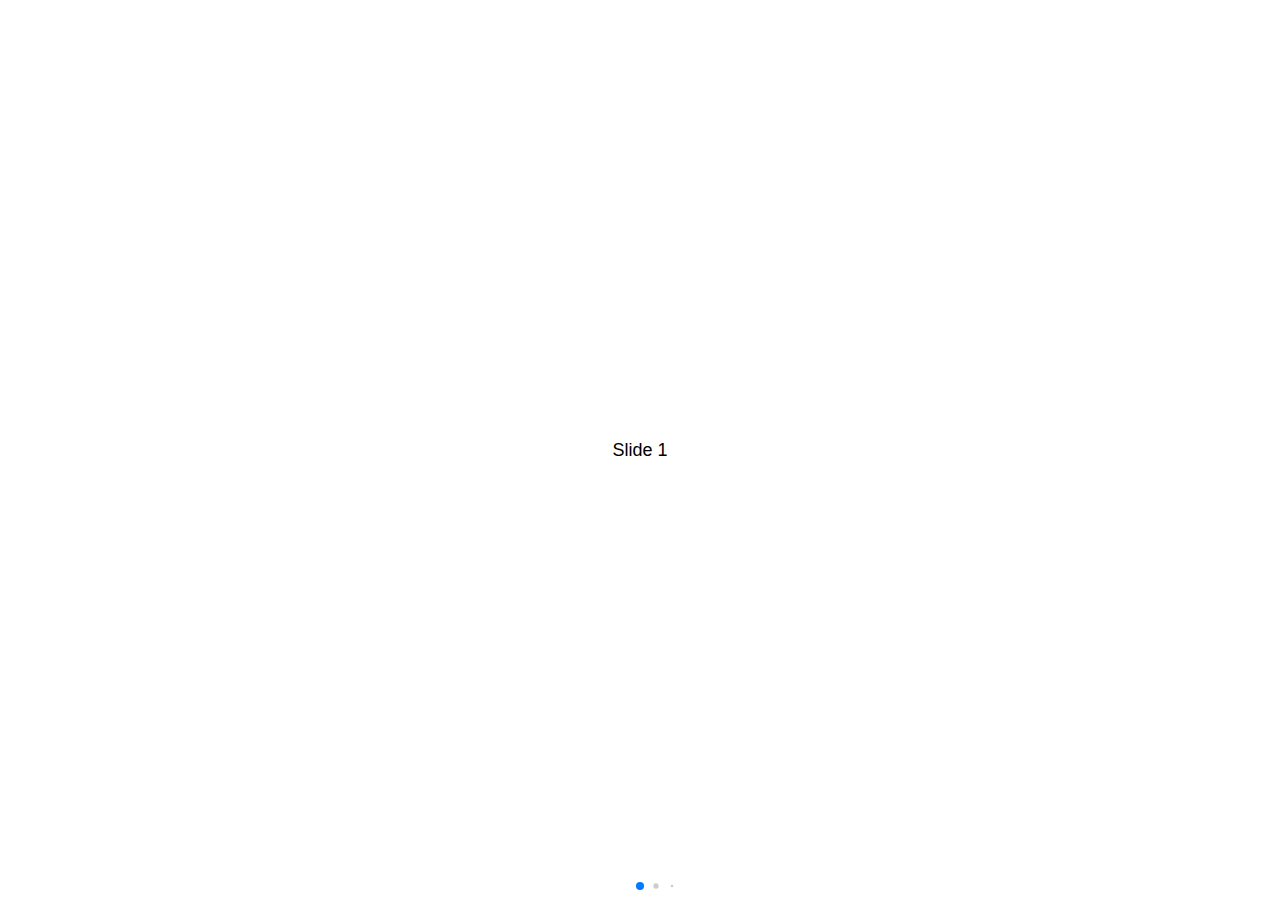
<file: libs/swiper-4.2.6/demos/040-pagination-dynamic.html>
<!DOCTYPE html>
<html lang="en">
<head>
  <meta charset="utf-8">
  <title>Swiper demo</title>
  <meta name="viewport" content="width=device-width, initial-scale=1, minimum-scale=1, maximum-scale=1">

  <!-- Link Swiper's CSS -->
  <link rel="stylesheet" href="../dist/css/swiper.min.css">

  <!-- Demo styles -->
  <style>
    html, body {
      position: relative;
      height: 100%;
    }
    body {
      background: #eee;
      font-family: Helvetica Neue, Helvetica, Arial, sans-serif;
      font-size: 14px;
      color:#000;
      margin: 0;
      padding: 0;
    }
    .swiper-container {
      width: 100%;
      height: 100%;
    }
    .swiper-slide {
      text-align: center;
      font-size: 18px;
      background: #fff;

      /* Center slide text vertically */
      display: -webkit-box;
      display: -ms-flexbox;
      display: -webkit-flex;
      display: flex;
      -webkit-box-pack: center;
      -ms-flex-pack: center;
      -webkit-justify-content: center;
      justify-content: center;
      -webkit-box-align: center;
      -ms-flex-align: center;
      -webkit-align-items: center;
      align-items: center;
    }
  </style>
</head>
<body>
  <!-- Swiper -->
  <div class="swiper-container">
    <div class="swiper-wrapper">
      <div class="swiper-slide">Slide 1</div>
      <div class="swiper-slide">Slide 2</div>
      <div class="swiper-slide">Slide 3</div>
      <div class="swiper-slide">Slide 4</div>
      <div class="swiper-slide">Slide 5</div>
      <div class="swiper-slide">Slide 6</div>
      <div class="swiper-slide">Slide 7</div>
      <div class="swiper-slide">Slide 8</div>
      <div class="swiper-slide">Slide 9</div>
      <div class="swiper-slide">Slide 10</div>
    </div>
    <!-- Add Pagination -->
    <div class="swiper-pagination"></div>
  </div>

  <!-- Swiper JS -->
  <script src="../dist/js/swiper.min.js"></script>

  <!-- Initialize Swiper -->
  <script>
    var swiper = new Swiper('.swiper-container', {
      pagination: {
        el: '.swiper-pagination',
        dynamicBullets: true,
      },
    });
  </script>
</body>
</html>
</file>
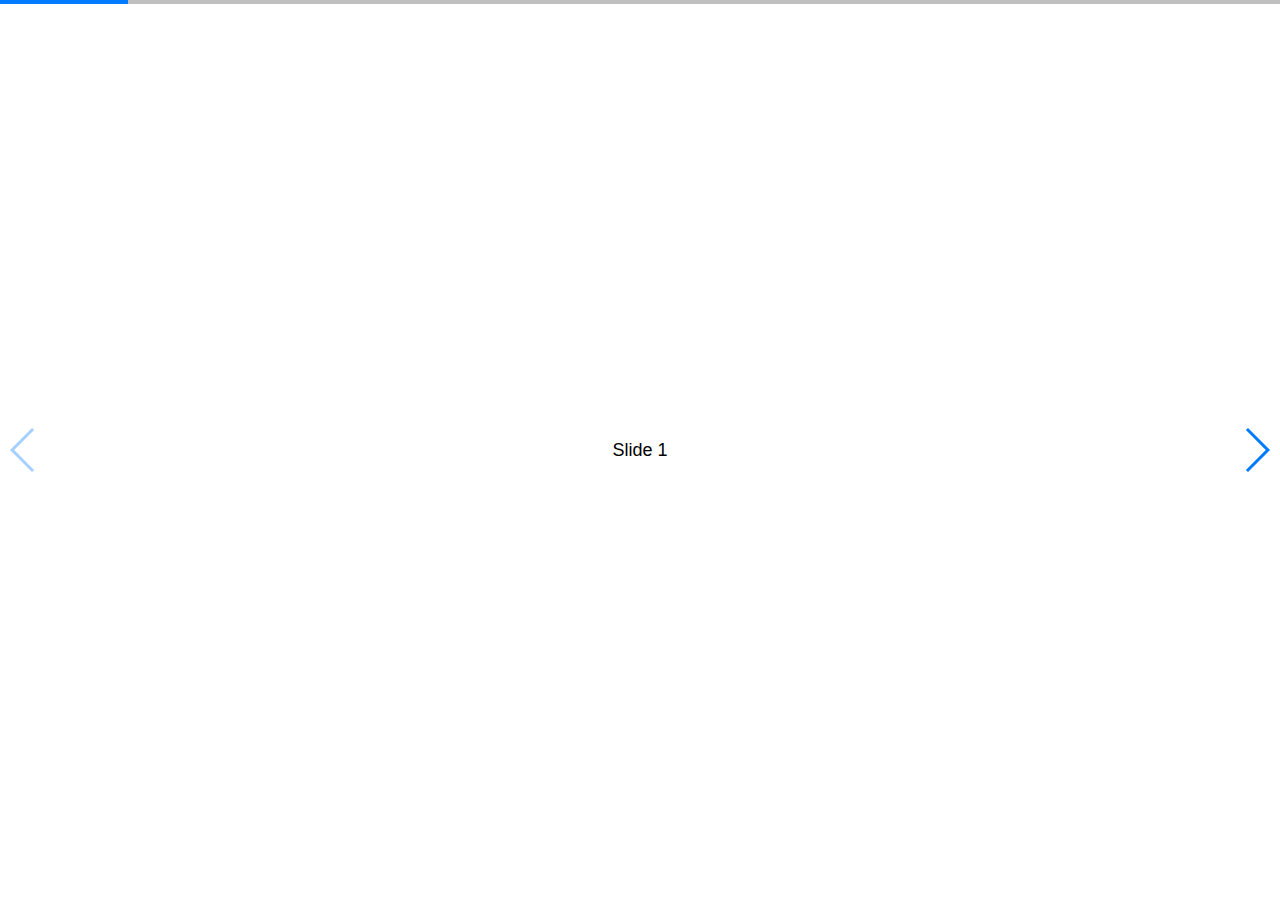
<file: libs/swiper-4.2.6/demos/050-pagination-progress.html>
<!DOCTYPE html>
<html lang="en">
<head>
  <meta charset="utf-8">
  <title>Swiper demo</title>
  <!-- Link Swiper's CSS -->
  <link rel="stylesheet" href="../dist/css/swiper.min.css">

  <!-- Demo styles -->
  <style>
    html, body {
      position: relative;
      height: 100%;
    }
    body {
      background: #eee;
      font-family: Helvetica Neue, Helvetica, Arial, sans-serif;
      font-size: 14px;
      color:#000;
      margin: 0;
      padding: 0;
    }
    .swiper-container {
      width: 100%;
      height: 100%;
    }
    .swiper-slide {
      text-align: center;
      font-size: 18px;
      background: #fff;

      /* Center slide text vertically */
      display: -webkit-box;
      display: -ms-flexbox;
      display: -webkit-flex;
      display: flex;
      -webkit-box-pack: center;
      -ms-flex-pack: center;
      -webkit-justify-content: center;
      justify-content: center;
      -webkit-box-align: center;
      -ms-flex-align: center;
      -webkit-align-items: center;
      align-items: center;
    }
  </style>
</head>
<body>
  <!-- Swiper -->
  <div class="swiper-container">
    <div class="swiper-wrapper">
      <div class="swiper-slide">Slide 1</div>
      <div class="swiper-slide">Slide 2</div>
      <div class="swiper-slide">Slide 3</div>
      <div class="swiper-slide">Slide 4</div>
      <div class="swiper-slide">Slide 5</div>
      <div class="swiper-slide">Slide 6</div>
      <div class="swiper-slide">Slide 7</div>
      <div class="swiper-slide">Slide 8</div>
      <div class="swiper-slide">Slide 9</div>
      <div class="swiper-slide">Slide 10</div>
    </div>
    <!-- Add Pagination -->
    <div class="swiper-pagination"></div>
    <!-- Add Arrows -->
    <div class="swiper-button-next"></div>
    <div class="swiper-button-prev"></div>
  </div>

  <!-- Swiper JS -->
  <script src="../dist/js/swiper.min.js"></script>

  <!-- Initialize Swiper -->
  <script>
    var swiper = new Swiper('.swiper-container', {
      pagination: {
        el: '.swiper-pagination',
        type: 'progressbar',
      },
      navigation: {
        nextEl: '.swiper-button-next',
        prevEl: '.swiper-button-prev',
      },
    });
  </script>
</body>
</html>
</file>
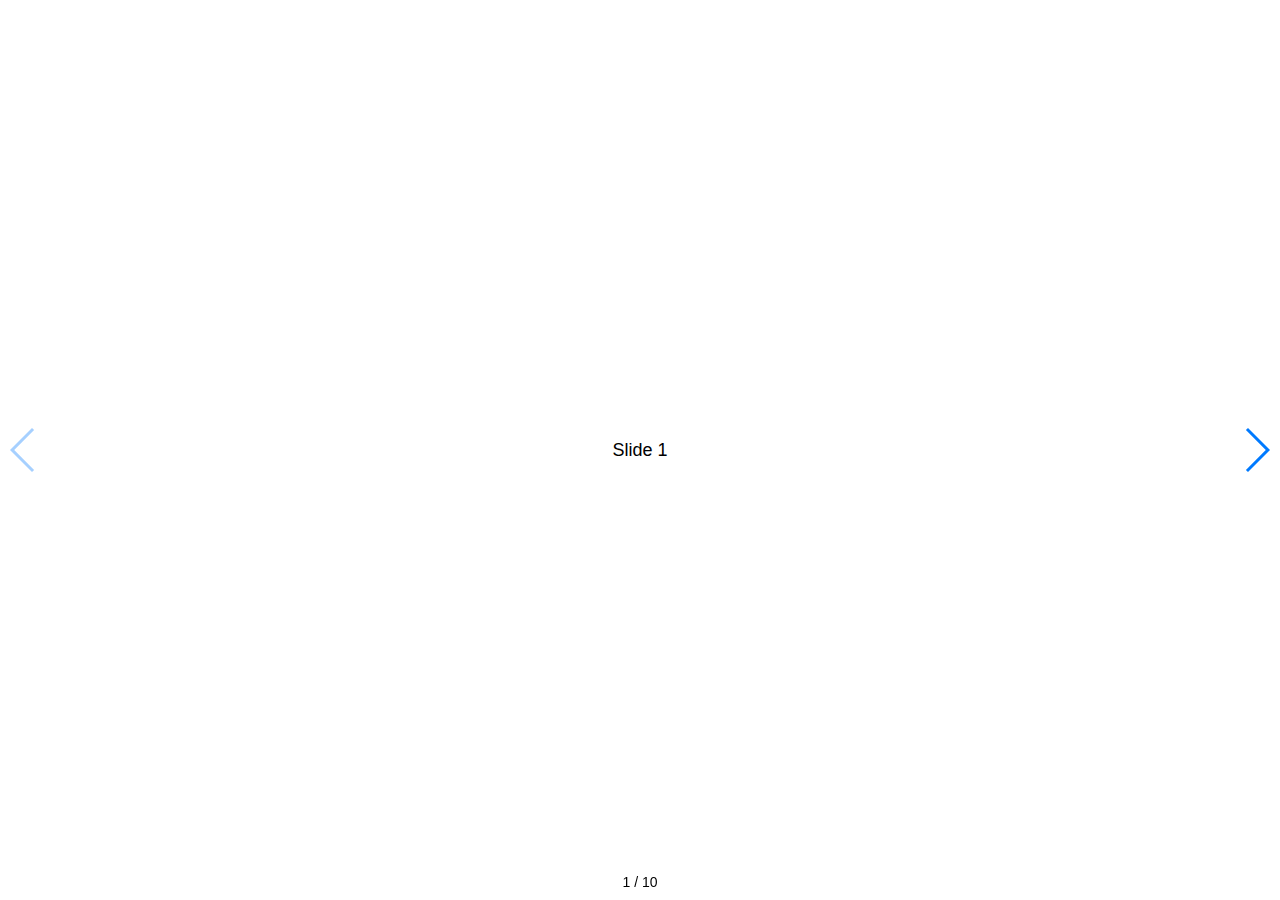
<file: libs/swiper-4.2.6/demos/060-pagination-fraction.html>
<!DOCTYPE html>
<html lang="en">
<head>
  <meta charset="utf-8">
  <title>Swiper demo</title>
  <!-- Link Swiper's CSS -->
  <link rel="stylesheet" href="../dist/css/swiper.min.css">

  <!-- Demo styles -->
  <style>
    html, body {
      position: relative;
      height: 100%;
    }
    body {
      background: #eee;
      font-family: Helvetica Neue, Helvetica, Arial, sans-serif;
      font-size: 14px;
      color:#000;
      margin: 0;
      padding: 0;
    }
    .swiper-container {
      width: 100%;
      height: 100%;
    }
    .swiper-slide {
      text-align: center;
      font-size: 18px;
      background: #fff;

      /* Center slide text vertically */
      display: -webkit-box;
      display: -ms-flexbox;
      display: -webkit-flex;
      display: flex;
      -webkit-box-pack: center;
      -ms-flex-pack: center;
      -webkit-justify-content: center;
      justify-content: center;
      -webkit-box-align: center;
      -ms-flex-align: center;
      -webkit-align-items: center;
      align-items: center;
    }
  </style>
</head>
<body>
  <!-- Swiper -->
  <div class="swiper-container">
    <div class="swiper-wrapper">
      <div class="swiper-slide">Slide 1</div>
      <div class="swiper-slide">Slide 2</div>
      <div class="swiper-slide">Slide 3</div>
      <div class="swiper-slide">Slide 4</div>
      <div class="swiper-slide">Slide 5</div>
      <div class="swiper-slide">Slide 6</div>
      <div class="swiper-slide">Slide 7</div>
      <div class="swiper-slide">Slide 8</div>
      <div class="swiper-slide">Slide 9</div>
      <div class="swiper-slide">Slide 10</div>
    </div>
    <!-- Add Pagination -->
    <div class="swiper-pagination"></div>
    <!-- Add Arrows -->
    <div class="swiper-button-next"></div>
    <div class="swiper-button-prev"></div>
  </div>

  <!-- Swiper JS -->
  <script src="../dist/js/swiper.min.js"></script>

  <!-- Initialize Swiper -->
  <script>
    var swiper = new Swiper('.swiper-container', {
      pagination: {
        el: '.swiper-pagination',
        type: 'fraction',
      },
      navigation: {
        nextEl: '.swiper-button-next',
        prevEl: '.swiper-button-prev',
      },
    });
  </script>
</body>
</html>
</file>
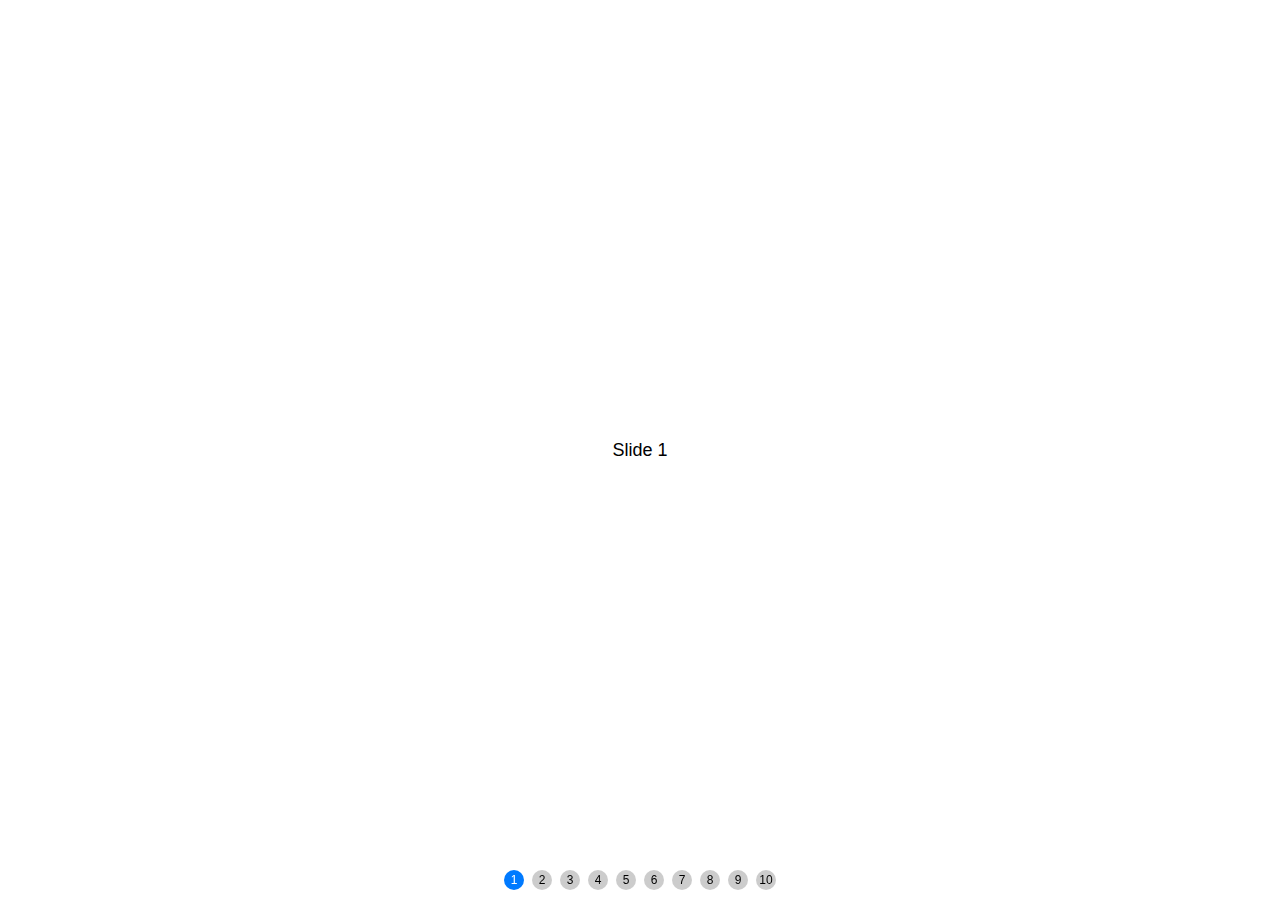
<file: libs/swiper-4.2.6/demos/070-pagination-custom.html>
<!DOCTYPE html>
<html lang="en">
<head>
  <meta charset="utf-8">
  <title>Swiper demo</title>
  <meta name="viewport" content="width=device-width, initial-scale=1, minimum-scale=1, maximum-scale=1">

  <!-- Link Swiper's CSS -->
  <link rel="stylesheet" href="../dist/css/swiper.min.css">

  <!-- Demo styles -->
  <style>
    html, body {
      position: relative;
      height: 100%;
    }
    body {
      background: #eee;
      font-family: Helvetica Neue, Helvetica, Arial, sans-serif;
      font-size: 14px;
      color:#000;
      margin: 0;
      padding: 0;
    }
    .swiper-container {
      width: 100%;
      height: 100%;
    }
    .swiper-slide {
      text-align: center;
      font-size: 18px;
      background: #fff;

      /* Center slide text vertically */
      display: -webkit-box;
      display: -ms-flexbox;
      display: -webkit-flex;
      display: flex;
      -webkit-box-pack: center;
      -ms-flex-pack: center;
      -webkit-justify-content: center;
      justify-content: center;
      -webkit-box-align: center;
      -ms-flex-align: center;
      -webkit-align-items: center;
      align-items: center;
    }
    .swiper-pagination-bullet {
      width: 20px;
      height: 20px;
      text-align: center;
      line-height: 20px;
      font-size: 12px;
      color:#000;
      opacity: 1;
      background: rgba(0,0,0,0.2);
    }
    .swiper-pagination-bullet-active {
      color:#fff;
      background: #007aff;
    }
  </style>
</head>
<body>
  <!-- Swiper -->
  <div class="swiper-container">
    <div class="swiper-wrapper">
      <div class="swiper-slide">Slide 1</div>
      <div class="swiper-slide">Slide 2</div>
      <div class="swiper-slide">Slide 3</div>
      <div class="swiper-slide">Slide 4</div>
      <div class="swiper-slide">Slide 5</div>
      <div class="swiper-slide">Slide 6</div>
      <div class="swiper-slide">Slide 7</div>
      <div class="swiper-slide">Slide 8</div>
      <div class="swiper-slide">Slide 9</div>
      <div class="swiper-slide">Slide 10</div>
    </div>
    <!-- Add Pagination -->
    <div class="swiper-pagination"></div>
  </div>

  <!-- Swiper JS -->
  <script src="../dist/js/swiper.min.js"></script>

  <!-- Initialize Swiper -->
  <script>
    var swiper = new Swiper('.swiper-container', {
      pagination: {
        el: '.swiper-pagination',
        clickable: true,
        renderBullet: function (index, className) {
          return '<span class="' + className + '">' + (index + 1) + '</span>';
        },
      },
    });
  </script>
</body>
</html>
</file>
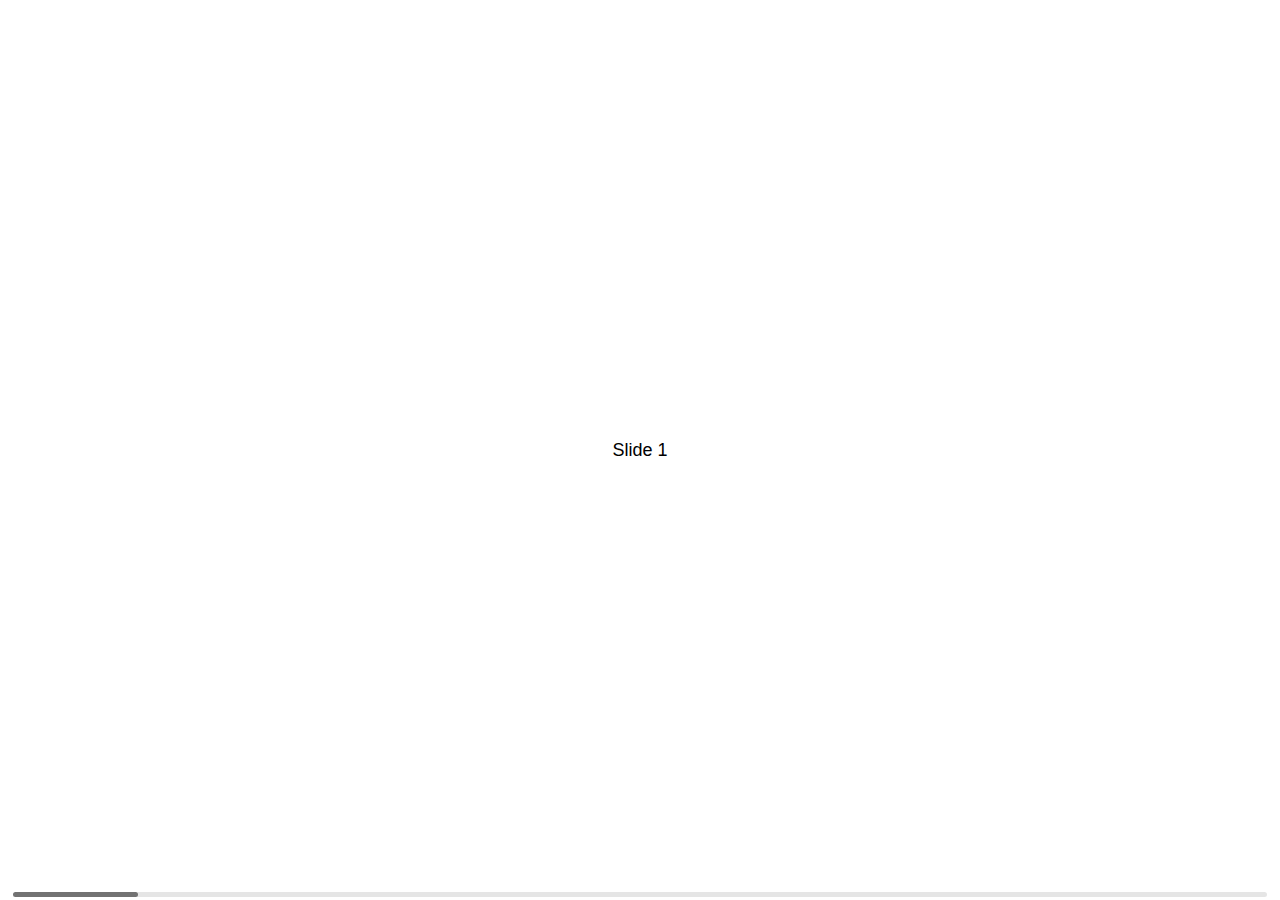
<file: libs/swiper-4.2.6/demos/080-scrollbar.html>
<!DOCTYPE html>
<html lang="en">
<head>
  <meta charset="utf-8">
  <title>Swiper demo</title>
  <meta name="viewport" content="width=device-width, initial-scale=1, minimum-scale=1, maximum-scale=1">

  <!-- Link Swiper's CSS -->
  <link rel="stylesheet" href="../dist/css/swiper.min.css">

  <!-- Demo styles -->
  <style>
    html, body {
      position: relative;
      height: 100%;
    }
    body {
      background: #eee;
      font-family: Helvetica Neue, Helvetica, Arial, sans-serif;
      font-size: 14px;
      color:#000;
      margin: 0;
      padding: 0;
    }
    .swiper-container {
      width: 100%;
      height: 100%;
    }
    .swiper-slide {
      text-align: center;
      font-size: 18px;
      background: #fff;

      /* Center slide text vertically */
      display: -webkit-box;
      display: -ms-flexbox;
      display: -webkit-flex;
      display: flex;
      -webkit-box-pack: center;
      -ms-flex-pack: center;
      -webkit-justify-content: center;
      justify-content: center;
      -webkit-box-align: center;
      -ms-flex-align: center;
      -webkit-align-items: center;
      align-items: center;
    }
  </style>
</head>
<body>
  <!-- Swiper -->
  <div class="swiper-container">
    <div class="swiper-wrapper">
      <div class="swiper-slide">Slide 1</div>
      <div class="swiper-slide">Slide 2</div>
      <div class="swiper-slide">Slide 3</div>
      <div class="swiper-slide">Slide 4</div>
      <div class="swiper-slide">Slide 5</div>
      <div class="swiper-slide">Slide 6</div>
      <div class="swiper-slide">Slide 7</div>
      <div class="swiper-slide">Slide 8</div>
      <div class="swiper-slide">Slide 9</div>
      <div class="swiper-slide">Slide 10</div>
    </div>
    <!-- Add Scrollbar -->
    <div class="swiper-scrollbar"></div>
  </div>

  <!-- Swiper JS -->
  <script src="../dist/js/swiper.min.js"></script>

  <!-- Initialize Swiper -->
  <script>
    var swiper = new Swiper('.swiper-container', {
      scrollbar: {
        el: '.swiper-scrollbar',
        hide: true,
      },
    });
  </script>
</body>
</html>
</file>
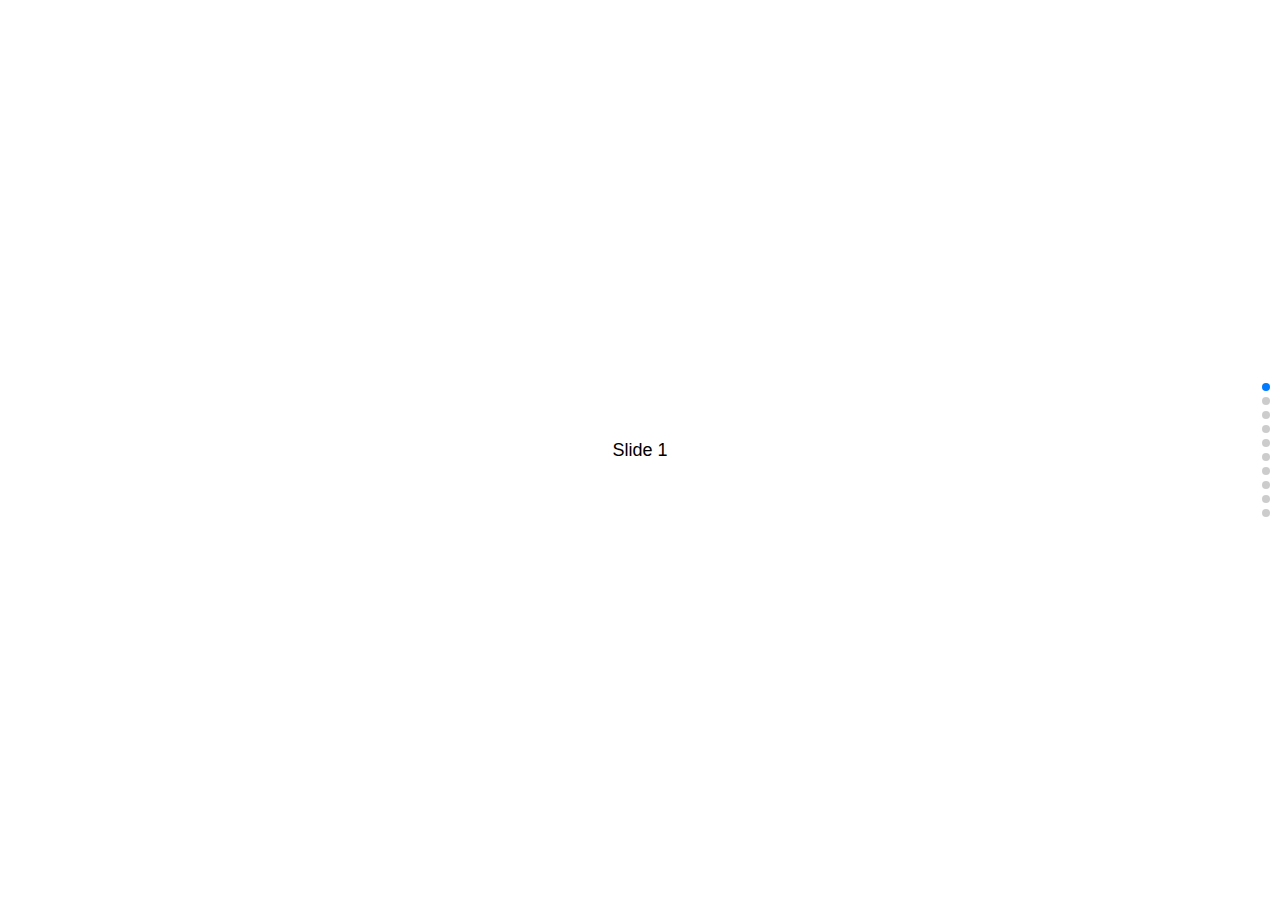
<file: libs/swiper-4.2.6/demos/090-vertical.html>
<!DOCTYPE html>
<html lang="en">
<head>
  <meta charset="utf-8">
  <title>Swiper demo</title>
  <meta name="viewport" content="width=device-width, initial-scale=1, minimum-scale=1, maximum-scale=1">

  <!-- Link Swiper's CSS -->
  <link rel="stylesheet" href="../dist/css/swiper.min.css">

  <!-- Demo styles -->
  <style>
    html, body {
      position: relative;
      height: 100%;
    }
    body {
      background: #eee;
      font-family: Helvetica Neue, Helvetica, Arial, sans-serif;
      font-size: 14px;
      color:#000;
      margin: 0;
      padding: 0;
    }
    .swiper-container {
      width: 100%;
      height: 100%;
    }
    .swiper-slide {
      text-align: center;
      font-size: 18px;
      background: #fff;

      /* Center slide text vertically */
      display: -webkit-box;
      display: -ms-flexbox;
      display: -webkit-flex;
      display: flex;
      -webkit-box-pack: center;
      -ms-flex-pack: center;
      -webkit-justify-content: center;
      justify-content: center;
      -webkit-box-align: center;
      -ms-flex-align: center;
      -webkit-align-items: center;
      align-items: center;
    }
  </style>
</head>
<body>
  <!-- Swiper -->
  <div class="swiper-container">
    <div class="swiper-wrapper">
      <div class="swiper-slide">Slide 1</div>
      <div class="swiper-slide">Slide 2</div>
      <div class="swiper-slide">Slide 3</div>
      <div class="swiper-slide">Slide 4</div>
      <div class="swiper-slide">Slide 5</div>
      <div class="swiper-slide">Slide 6</div>
      <div class="swiper-slide">Slide 7</div>
      <div class="swiper-slide">Slide 8</div>
      <div class="swiper-slide">Slide 9</div>
      <div class="swiper-slide">Slide 10</div>
    </div>
    <!-- Add Pagination -->
    <div class="swiper-pagination"></div>
  </div>

  <!-- Swiper JS -->
  <script src="../dist/js/swiper.min.js"></script>

  <!-- Initialize Swiper -->
  <script>
    var swiper = new Swiper('.swiper-container', {
      direction: 'vertical',
      pagination: {
        el: '.swiper-pagination',
        clickable: true,
      },
    });
  </script>
</body>
</html>
</file>
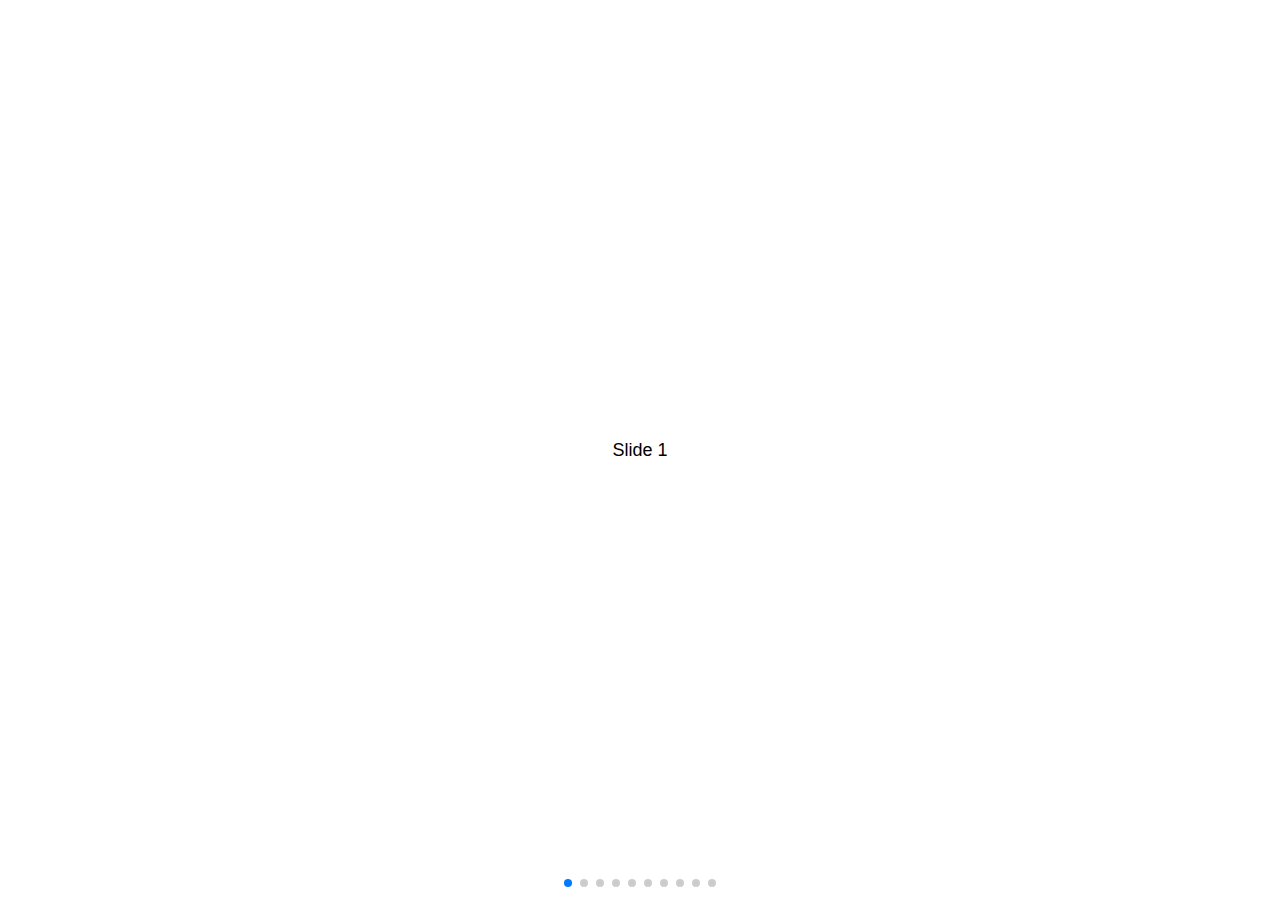
<file: libs/swiper-4.2.6/demos/100-space-between.html>
<!DOCTYPE html>
<html lang="en">
<head>
  <meta charset="utf-8">
  <title>Swiper demo</title>
  <meta name="viewport" content="width=device-width, initial-scale=1, minimum-scale=1, maximum-scale=1">

  <!-- Link Swiper's CSS -->
  <link rel="stylesheet" href="../dist/css/swiper.min.css">

  <!-- Demo styles -->
  <style>
    html, body {
      position: relative;
      height: 100%;
    }
    body {
      background: #eee;
      font-family: Helvetica Neue, Helvetica, Arial, sans-serif;
      font-size: 14px;
      color:#000;
      margin: 0;
      padding: 0;
    }
    .swiper-container {
      width: 100%;
      height: 100%;
    }
    .swiper-slide {
      text-align: center;
      font-size: 18px;
      background: #fff;

      /* Center slide text vertically */
      display: -webkit-box;
      display: -ms-flexbox;
      display: -webkit-flex;
      display: flex;
      -webkit-box-pack: center;
      -ms-flex-pack: center;
      -webkit-justify-content: center;
      justify-content: center;
      -webkit-box-align: center;
      -ms-flex-align: center;
      -webkit-align-items: center;
      align-items: center;
    }
  </style>
</head>
<body>
  <!-- Swiper -->
  <div class="swiper-container">
    <div class="swiper-wrapper">
      <div class="swiper-slide">Slide 1</div>
      <div class="swiper-slide">Slide 2</div>
      <div class="swiper-slide">Slide 3</div>
      <div class="swiper-slide">Slide 4</div>
      <div class="swiper-slide">Slide 5</div>
      <div class="swiper-slide">Slide 6</div>
      <div class="swiper-slide">Slide 7</div>
      <div class="swiper-slide">Slide 8</div>
      <div class="swiper-slide">Slide 9</div>
      <div class="swiper-slide">Slide 10</div>
    </div>
    <!-- Add Pagination -->
    <div class="swiper-pagination"></div>
  </div>

  <!-- Swiper JS -->
  <script src="../dist/js/swiper.min.js"></script>

  <!-- Initialize Swiper -->
  <script>
    var swiper = new Swiper('.swiper-container', {
      spaceBetween: 30,
      pagination: {
        el: '.swiper-pagination',
        clickable: true,
      },
    });
  </script>
</body>
</html>
</file>
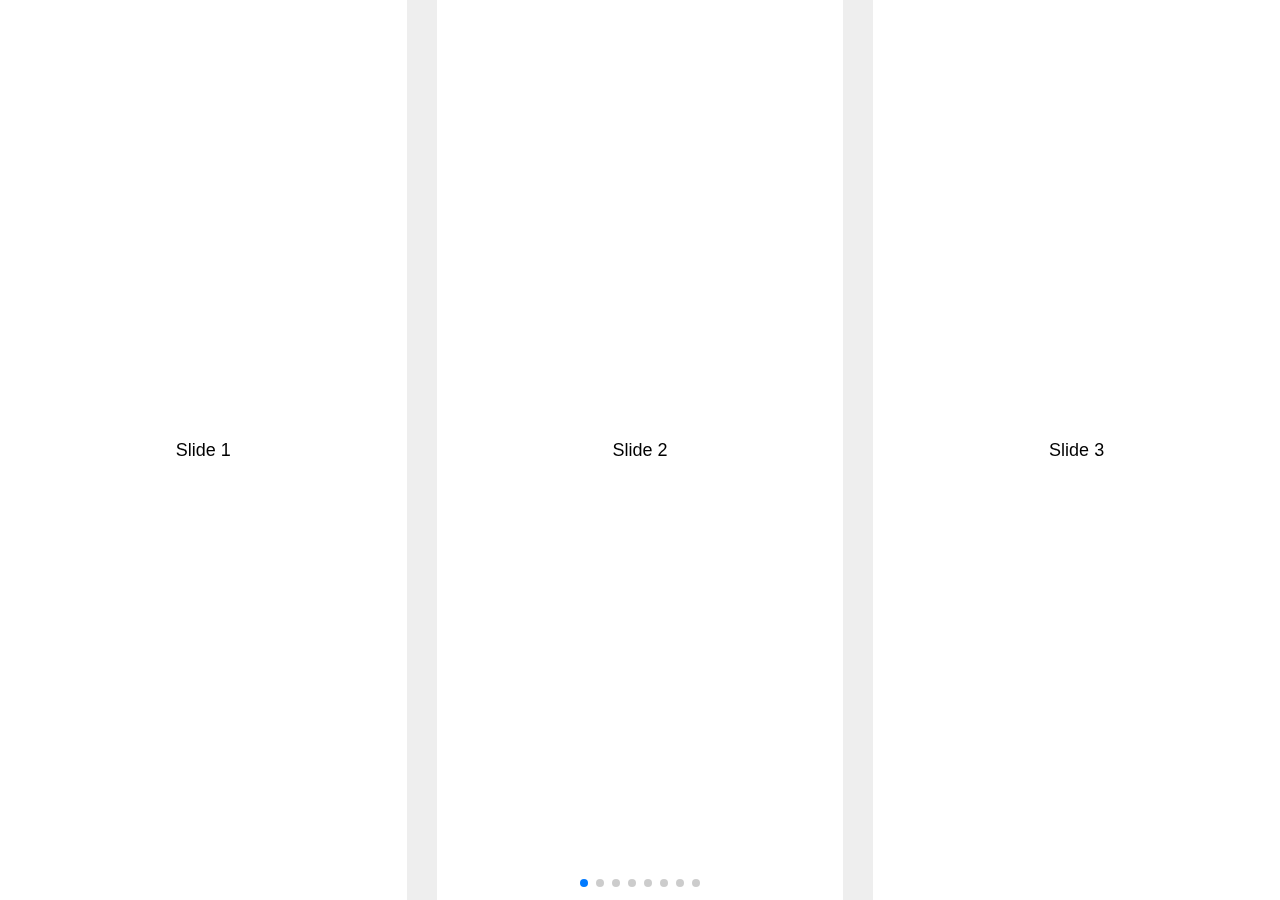
<file: libs/swiper-4.2.6/demos/110-slides-per-view.html>
<!DOCTYPE html>
<html lang="en">
<head>
  <meta charset="utf-8">
  <title>Swiper demo</title>
  <meta name="viewport" content="width=device-width, initial-scale=1, minimum-scale=1, maximum-scale=1">

  <!-- Link Swiper's CSS -->
  <link rel="stylesheet" href="../dist/css/swiper.min.css">

  <!-- Demo styles -->
  <style>
    html, body {
      position: relative;
      height: 100%;
    }
    body {
      background: #eee;
      font-family: Helvetica Neue, Helvetica, Arial, sans-serif;
      font-size: 14px;
      color:#000;
      margin: 0;
      padding: 0;
    }
    .swiper-container {
      width: 100%;
      height: 100%;
    }
    .swiper-slide {
      text-align: center;
      font-size: 18px;
      background: #fff;

      /* Center slide text vertically */
      display: -webkit-box;
      display: -ms-flexbox;
      display: -webkit-flex;
      display: flex;
      -webkit-box-pack: center;
      -ms-flex-pack: center;
      -webkit-justify-content: center;
      justify-content: center;
      -webkit-box-align: center;
      -ms-flex-align: center;
      -webkit-align-items: center;
      align-items: center;
    }
  </style>
</head>
<body>
  <!-- Swiper -->
  <div class="swiper-container">
    <div class="swiper-wrapper">
      <div class="swiper-slide">Slide 1</div>
      <div class="swiper-slide">Slide 2</div>
      <div class="swiper-slide">Slide 3</div>
      <div class="swiper-slide">Slide 4</div>
      <div class="swiper-slide">Slide 5</div>
      <div class="swiper-slide">Slide 6</div>
      <div class="swiper-slide">Slide 7</div>
      <div class="swiper-slide">Slide 8</div>
      <div class="swiper-slide">Slide 9</div>
      <div class="swiper-slide">Slide 10</div>
    </div>
    <!-- Add Pagination -->
    <div class="swiper-pagination"></div>
  </div>

  <!-- Swiper JS -->
  <script src="../dist/js/swiper.min.js"></script>

  <!-- Initialize Swiper -->
  <script>
    var swiper = new Swiper('.swiper-container', {
      slidesPerView: 3,
      spaceBetween: 30,
      pagination: {
        el: '.swiper-pagination',
        clickable: true,
      },
    });
  </script>
</body>
</html>
</file>
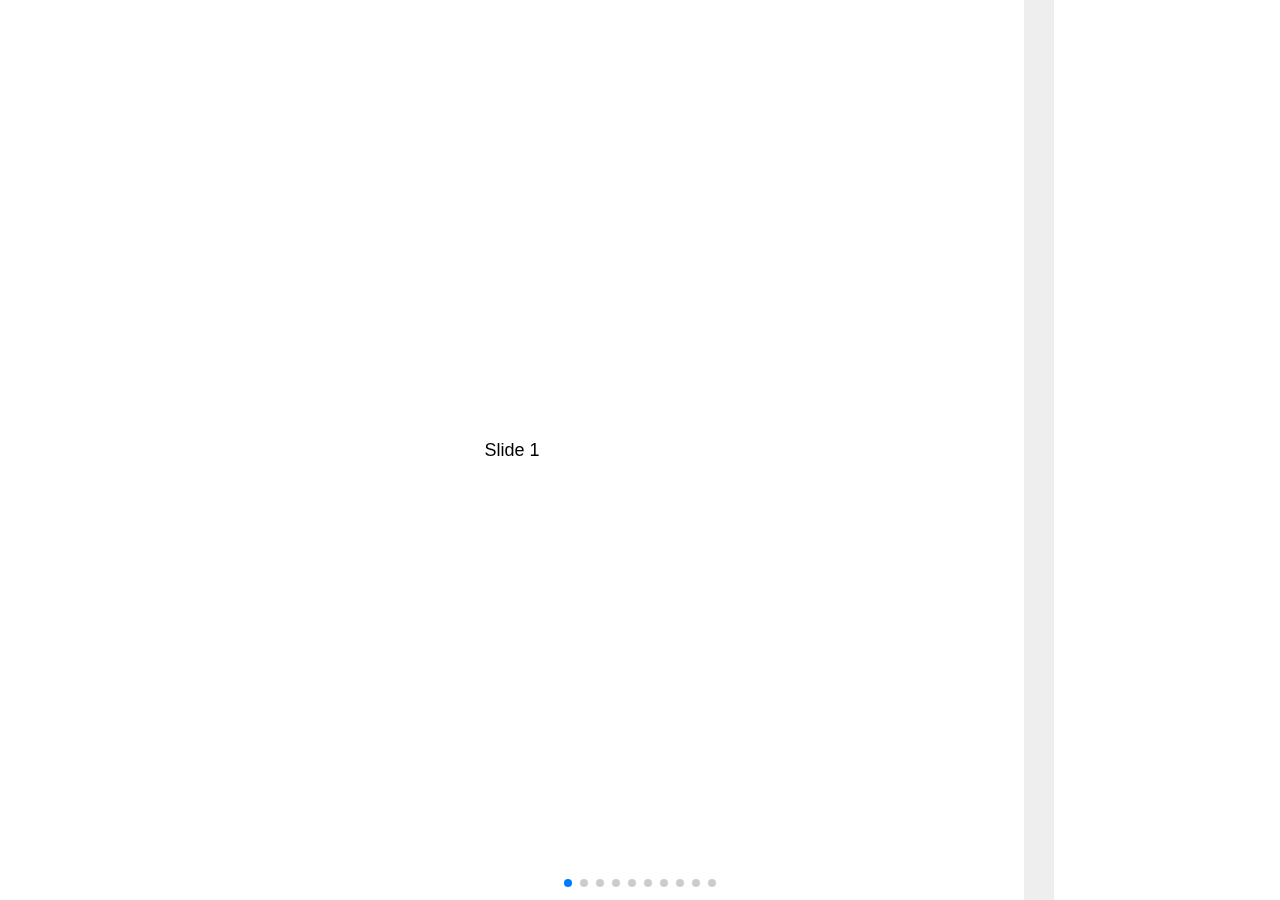
<file: libs/swiper-4.2.6/demos/120-slides-per-view-auto.html>
<!DOCTYPE html>
<html lang="en">
<head>
  <meta charset="utf-8">
  <title>Swiper demo</title>
  <meta name="viewport" content="width=device-width, initial-scale=1, minimum-scale=1, maximum-scale=1">

  <!-- Link Swiper's CSS -->
  <link rel="stylesheet" href="../dist/css/swiper.min.css">

  <!-- Demo styles -->
  <style>
    html, body {
      position: relative;
      height: 100%;
    }
    body {
      background: #eee;
      font-family: Helvetica Neue, Helvetica, Arial, sans-serif;
      font-size: 14px;
      color:#000;
      margin: 0;
      padding: 0;
    }
    .swiper-container {
      width: 100%;
      height: 100%;
    }
    .swiper-slide {
      text-align: center;
      font-size: 18px;
      background: #fff;
      width: 80%;

      /* Center slide text vertically */
      display: -webkit-box;
      display: -ms-flexbox;
      display: -webkit-flex;
      display: flex;
      -webkit-box-pack: center;
      -ms-flex-pack: center;
      -webkit-justify-content: center;
      justify-content: center;
      -webkit-box-align: center;
      -ms-flex-align: center;
      -webkit-align-items: center;
      align-items: center;
    }
    .swiper-slide:nth-child(2n) {
      width: 60%;
    }
    .swiper-slide:nth-child(3n) {
      width: 40%;
    }
  </style>
</head>
<body>
  <!-- Swiper -->
  <div class="swiper-container">
    <div class="swiper-wrapper">
      <div class="swiper-slide">Slide 1</div>
      <div class="swiper-slide">Slide 2</div>
      <div class="swiper-slide">Slide 3</div>
      <div class="swiper-slide">Slide 4</div>
      <div class="swiper-slide">Slide 5</div>
      <div class="swiper-slide">Slide 6</div>
      <div class="swiper-slide">Slide 7</div>
      <div class="swiper-slide">Slide 8</div>
      <div class="swiper-slide">Slide 9</div>
      <div class="swiper-slide">Slide 10</div>
    </div>
    <!-- Add Pagination -->
    <div class="swiper-pagination"></div>
  </div>

  <!-- Swiper JS -->
  <script src="../dist/js/swiper.min.js"></script>

  <!-- Initialize Swiper -->
  <script>
    var swiper = new Swiper('.swiper-container', {
      slidesPerView: 'auto',
      spaceBetween: 30,
      pagination: {
        el: '.swiper-pagination',
        clickable: true,
      },
    });
  </script>
</body>
</html>
</file>
<file: css/styles.css>
@charset "UTF-8";
/* http://meyerweb.com/eric/tools/css/reset/ 
   v2.0 | 20110126
   License: none (public domain)
*/
html, body, div, span, applet, object, iframe,
h1, h2, h3, h4, h5, h6, p, blockquote, pre,
a, abbr, acronym, address, big, cite, code,
del, dfn, em, img, ins, kbd, q, s, samp,
small, strike, strong, sub, sup, tt, var,
b, u, i, center,
dl, dt, dd, ol, ul, li,
fieldset, form, label, legend,
table, caption, tbody, tfoot, thead, tr, th, td,
article, aside, canvas, details, embed,
figure, figcaption, footer, header, hgroup,
menu, nav, output, ruby, section, summary,
time, mark, audio, video {
  margin: 0;
  padding: 0;
  border: 0;
  font-size: 100%;
  font: inherit;
  vertical-align: baseline;
}

/* HTML5 display-role reset for older browsers */
article, aside, details, figcaption, figure,
footer, header, hgroup, menu, nav, section {
  display: block;
}

body {
  line-height: 1;
}

ol, ul {
  list-style: none;
}

blockquote, q {
  quotes: none;
}

blockquote:before, blockquote:after,
q:before, q:after {
  content: "";
  content: none;
}

table {
  border-collapse: collapse;
  border-spacing: 0;
}

a {
  text-decoration: none;
}

@font-face {
  font-family: "TT Norms";
  src: url("../fonts/TTNorms-Medium.eot");
  src: url("../fonts/TTNorms-Medium.eot?#iefix") format("embedded-opentype"), url("../fonts/TTNorms-Medium.woff2") format("woff2"), url("../fonts/TTNorms-Medium.woff") format("woff"), url("../fonts/TTNorms-Medium.ttf") format("truetype");
  font-weight: 500;
  font-style: normal;
}
@font-face {
  font-family: "TT Norms";
  src: url("../fonts/TTNorms-ExtraBoldItalic.eot");
  src: url("../fonts/TTNorms-ExtraBoldItalic.eot?#iefix") format("embedded-opentype"), url("../fonts/TTNorms-ExtraBoldItalic.woff2") format("woff2"), url("../fonts/TTNorms-ExtraBoldItalic.woff") format("woff"), url("../fonts/TTNorms-ExtraBoldItalic.ttf") format("truetype");
  font-weight: 700;
  font-style: italic;
}
@font-face {
  font-family: "TT Norms";
  src: url("../fonts/TTNorms-Bold.eot");
  src: url("../fonts/TTNorms-Bold.eot?#iefix") format("embedded-opentype"), url("../fonts/TTNorms-Bold.woff2") format("woff2"), url("../fonts/TTNorms-Bold.woff") format("woff"), url("../fonts/TTNorms-Bold.ttf") format("truetype");
  font-weight: bold;
  font-style: normal;
}
@font-face {
  font-family: "TT Norms";
  src: url("../fonts/TTNorms-BoldItalic.eot");
  src: url("../fonts/TTNorms-BoldItalic.eot?#iefix") format("embedded-opentype"), url("../fonts/TTNorms-BoldItalic.woff2") format("woff2"), url("../fonts/TTNorms-BoldItalic.woff") format("woff"), url("../fonts/TTNorms-BoldItalic.ttf") format("truetype");
  font-weight: bold;
  font-style: italic;
}
@font-face {
  font-family: "TT Norms";
  src: url("../fonts/TTNorms-ExtraBoldItalic.eot");
  src: url("../fonts/TTNorms-ExtraBoldItalic.eot?#iefix") format("embedded-opentype"), url("../fonts/TTNorms-ExtraBoldItalic.woff2") format("woff2"), url("../fonts/TTNorms-ExtraBoldItalic.woff") format("woff"), url("../fonts/TTNorms-ExtraBoldItalic.ttf") format("truetype");
  font-weight: 800;
  font-style: italic;
}
@font-face {
  font-family: "Open Sans";
  src: url("../fonts/OpenSans-Regular.eot");
  src: url("../fonts/OpenSans-Regular.eot?#iefix") format("embedded-opentype"), url("../fonts/OpenSans-Regular.woff2") format("woff2"), url("../fonts/OpenSans-Regular.woff") format("woff"), url("../fonts/OpenSans-Regular.ttf") format("truetype");
  font-weight: normal;
  font-style: normal;
}
@font-face {
  font-family: "Open Sans";
  src: url("../fonts/OpenSans-SemiBold.eot");
  src: url("../fonts/OpenSans-SemiBold.eot?#iefix") format("embedded-opentype"), url("../fonts/OpenSans-SemiBold.woff2") format("woff2"), url("../fonts/OpenSans-SemiBold.woff") format("woff"), url("../fonts/OpenSans-SemiBold.ttf") format("truetype");
  font-weight: 600;
  font-style: normal;
}
#leed-form input,
#leed-form-lite input,
#leed-form-pro input,
#leed-form-elite input, #tariffs .tariffs-block-item .price,
#tariffs .tariffs-block-item .item-title, #tariffs .tariffs-block-item ul li::before, #about .about-text .member-position, #program .program-list li::before, #program .program-list li, h1,
h2,
h3,
h4 {
  font-family: "TT Norms";
}

#tariffs .tariffs-block-item ul, #about .about-text .member-skills, #about .about-text .member-name, #timer p, #advantages .adv-block .adv-block-text, #main-menu .main-menu-btn, .btn-sml, .btn-big, p {
  font-family: "Open Sans";
}

h1,
h2,
h3,
h4 {
  text-align: center;
}

h1,
h2 {
  color: #ee105a;
}

p {
  font-size: 18px;
}

span {
  color: #ee105a;
}

.wraper {
  max-width: 1155px;
  margin: 0 auto;
}
@media screen and (max-width: 960px) {
  .wraper {
    margin: 0 5px;
  }
}

.flex-container-row {
  align-items: center;
  display: flex;
  justify-content: space-between;
}

.flex-container-col {
  align-items: center;
  display: flex;
  justify-content: space-around;
  flex-direction: column;
}

.text-block p {
  text-align: center;
  color: #f9fbff;
  font-size: 1.5em;
}
.text-block p span {
  color: #ee105a;
  font-weight: 600;
}

.title-s {
  color: black;
  font-size: 48px;
  padding: 0 0 45px 0;
}
.title-s .sub-title-s {
  color: #ee105a;
  font-weight: 700;
}
@media screen and (max-width: 528px) {
  .title-s {
    font-size: 40px;
    padding: 0 0 36px 0;
  }
}

.title-xs {
  font-size: 20px;
  font-weight: 700;
  line-height: 28px;
}

.btn-big {
  border-color: #f00a41;
  border-radius: 25px;
  background-color: #f00a41;
  color: #f9fbff;
  cursor: pointer;
  font-size: 18px;
  margin: 62px auto 0;
  padding: 14px 28px;
  text-align: center;
  text-transform: uppercase;
}
.btn-big:hover {
  border-color: #d8093a;
  background-color: #d8093a;
  box-shadow: 1px 1px 3px 0px #c8c8c8;
  margin-top: 60px;
  margin-bottom: 2px;
  transition: 0.2s all;
}
@media screen and (max-width: 528px) {
  .btn-big {
    margin: 32px auto 0;
  }
  .btn-big:hover {
    margin-top: 30px;
  }
}

.btn-sml {
  border-color: #f00a41;
  border-radius: 25px;
  background-color: #f00a41;
  color: #f9fbff;
  cursor: pointer;
  font-size: 16px;
  margin: 20px auto 0;
  padding: 12px 20px;
  text-align: center;
  text-transform: uppercase;
}
.btn-sml:hover {
  border-color: #d8093a;
  background-color: #d8093a;
  box-shadow: 1px 1px 3px 0px #505050;
  margin-top: 18px;
  margin-bottom: 2px;
  transition: 0.2s all;
}
@media screen and (max-width: 528px) {
  .btn-sml {
    margin: 32px auto 0;
  }
  .btn-sml:hover {
    margin-top: 30px;
  }
}

#home {
  background: linear-gradient(to right, #000001, #5C0609);
  min-height: 97vh;
  position: relative;
  padding: 20px 0;
}
#home:before {
  content: "";
  position: absolute;
  bottom: 0;
  width: 0;
  height: 0;
  border-style: solid;
  border-width: 3vh 0 0 49vw;
  border-color: transparent transparent transparent #EE91A3;
}
#home:after {
  content: "";
  position: absolute;
  bottom: 0;
  right: 0;
  width: 0;
  height: 0;
  border-style: solid;
  border-width: 0 0 3vh 49vw;
  border-color: transparent transparent #EE91A3 transparent;
}
#home img {
  max-height: 80vh;
  max-width: 100%;
}
#home .title-content {
  flex-basis: 650px;
  flex-shrink: 2;
}
#home .title {
  font-size: 5em;
  font-weight: bold;
  padding: 5px 5px 53px;
}
#home .title span {
  color: #f9fbff;
}
#home .text-block p {
  line-height: 40px;
}
#home .text-block span {
  text-decoration: underline;
}
@media screen and (max-width: 884px) {
  #home .home-content {
    flex-direction: column;
  }
  #home .img-container {
    order: -1;
  }
}
@media screen and (max-width: 550px) {
  #home .title {
    font-size: 48px;
    padding-bottom: 20px;
  }
  #home .text-block p {
    font-size: 1.5em;
    line-height: 32px;
  }
}
@media screen and (max-width: 528px) {
  #home .text-block p {
    font-size: 18px;
    line-height: 22px;
  }
}

.nav-block {
  align-items: stretch;
  margin: 20px 0 20px 0;
}

.social-nav-btn {
  box-sizing: border-box;
  border: 2px solid transparent;
  border-radius: 4px;
  font-size: 24px;
  padding: 12px;
}
.social-nav-btn:hover {
  border-color: unset;
  box-shadow: 1px 1px 3px 0px #c8c8c8;
  margin-top: -1px;
  transition: 0.3s all;
}
.social-nav-btn:active {
  box-shadow: 1px 1px 3px 0px #c8c8c8;
  margin-top: 0px;
  margin-bottom: -1px;
  transition: 0.1s all;
}
@media screen and (max-width: 703px) {
  .social-nav {
    margin: auto;
  }
}

#main-menu ul {
  align-items: center;
  height: 100%;
}
#main-menu .main-menu-btn a {
  border-bottom: 1px solid transparent;
  border-radius: 4px;
  color: #f9fbff;
  font-size: 16px;
  margin: 0 6px;
  padding: 12px;
}
#main-menu .main-menu-btn a:hover {
  border-color: unset;
  box-shadow: 0px 0px 4px 0px #c8c8c8;
  transition: 0.4s all;
  text-decoration: none;
}
@media screen and (max-width: 703px) {
  #main-menu {
    display: none;
  }
}

#fb-nav {
  color: #3b5998;
}

#insta-nav {
  color: #405de6;
}

#viber-nav {
  color: #8f5db7;
}

#yt-nav {
  color: #c4302b;
}

#advantages {
  background: linear-gradient(to left, #EE91A3, #EAA9B3);
  box-shadow: 0px 0px 6px 0px rgba(0, 0, 0, 0.75);
  padding: 100px 0;
}
#advantages .flex-container-col {
  align-items: stretch;
}
#advantages .adv-block {
  align-items: center;
  display: flex;
  max-width: 545px;
  margin: 54px 0;
}
#advantages .adv-block .adv-block-img {
  flex-basis: 86px;
  margin-right: 6px;
}
#advantages .adv-block .adv-block-img img {
  display: block;
  margin: auto;
}
#advantages .adv-block .adv-block-text {
  font-weight: 600;
  flex-basis: 414px;
  line-height: 22px;
  margin: 0 auto;
  text-transform: uppercase;
}
@media screen and (max-width: 850px) {
  #advantages .adv-block {
    margin: 20px 0;
  }
  #advantages .adv-block .adv-block-text {
    flex-basis: 414px;
    font-size: 16px;
  }
}
@media screen and (max-width: 455px) {
  #advantages .adv-block .adv-block-text {
    flex-basis: 270px;
    font-size: 14px;
    line-height: 18px;
  }
  #advantages .adv-block .adv-block-img {
    flex-basis: 60px;
    max-width: 60px;
  }
  #advantages .adv-block .adv-block-img img {
    height: 50px;
  }
}
@media screen and (max-width: 385px) {
  #advantages .adv-block .adv-block-img img {
    max-height: 45;
    width: 45px;
  }
}
@media screen and (max-width: 792px) {
  #advantages {
    padding: 40px 0;
  }
  #advantages .flex-container-row {
    flex-direction: column;
  }
}

#gallery {
  background: linear-gradient(to right, #EE91A3, #EAA9B3);
  box-shadow: 4px 4px 6px 0px rgba(0, 0, 0, 0.75);
  padding: 100px 0;
}
#gallery .gallery-box {
  flex-wrap: wrap;
  justify-content: space-around;
  margin-top: 40px;
}
#gallery .gallery-box .gallery-item {
  box-sizing: border-box;
  box-shadow: 0px 0px 6px 0px rgba(0, 0, 0, 0.75);
  flex-basis: 330px;
  height: 330px;
  margin: 0 10px 46px;
}
@media screen and (max-width: 380px) {
  #gallery .gallery-box .gallery-item {
    flex-basis: 270px;
    height: 270px;
  }
}
#gallery .gallery-box .gallery-item img {
  width: 100%;
  height: 100%;
}
@media screen and (max-width: 528px) {
  #gallery .btn-big {
    margin: 48px auto 0;
  }
  #gallery .btn-big:hover {
    margin-top: 46px;
    margin-bottom: 2px;
  }
}

.timer-box {
  margin: 0 auto;
  max-width: 460px;
}
.timer-box .btn-big {
  box-sizing: border-box;
  max-width: 316px;
}
.timer-box .btn-big:hover {
  box-shadow: 2px 2px 5px 0px black;
}

#timer p {
  color: #ee105a;
  font-size: 3em;
  font-weight: 600;
  text-align: center;
  text-transform: uppercase;
}
#timer p span {
  border-bottom: 4px solid #edc4ca;
  padding: 6px;
  position: relative;
}
#timer p #d::after {
  content: "днів";
  font-size: 14px;
  position: absolute;
  bottom: -24px;
  left: 16px;
}
#timer p #h::after {
  content: "годин";
  font-size: 14px;
  position: absolute;
  bottom: -24px;
  left: 12px;
}
#timer p #m::after {
  content: "хвилин";
  font-size: 14px;
  position: absolute;
  bottom: -24px;
  left: 4px;
}
#timer p #s::after {
  content: "секунд";
  font-size: 14px;
  position: absolute;
  bottom: -24px;
  left: 6px;
}
@media screen and (max-width: 528px) {
  #timer p {
    font-size: 40px;
  }
  #timer p #d::after {
    left: 12px;
  }
  #timer p #h::after {
    left: 4px;
  }
  #timer p #m::after {
    left: -2px;
  }
  #timer p #s::after {
    left: 0;
  }
}

#program {
  background: linear-gradient(to left, #889797, #E9F8F8);
  padding: 90px 0 100px 0;
}
#program .text-block {
  max-width: 816px;
}
#program .text-block p {
  color: black;
  font-size: 18px;
  line-height: 28px;
}
#program .title-xs {
  margin: 20px 0 42px;
}
#program .program-list {
  counter-reset: my-awesome-counter;
  display: flex;
  flex-wrap: wrap;
  justify-content: space-around;
  list-style-position: outside;
}
#program .program-list li {
  counter-increment: my-awesome-counter;
  color: black;
  font-size: 22px;
  font-weight: bold;
  line-height: 32px;
}
#program .program-list li::before {
  content: "#" counter(my-awesome-counter);
  color: #ee105a;
  font-weight: bold;
  font-size: 64px;
  font-weight: bold;
  font-style: italic;
  line-height: 90px;
  margin-right: 10px;
}
@media screen and (max-width: 1132px) {
  #program .program-list li {
    margin: 0 20px;
  }
}
@media screen and (max-width: 760px) {
  #program .program-list li {
    font-size: 20px;
  }
  #program .program-list li::before {
    font-size: 46px;
  }
}
@media screen and (max-width: 680px) {
  #program .program-list li {
    margin: 14px 0;
    text-align: center;
  }
  #program .program-list li::before {
    font-size: 30px;
    line-height: 32px;
  }
}
@media screen and (max-width: 680px) {
  #program .program-list {
    flex-direction: column;
  }
}

#reviews {
  background: linear-gradient(to right, #889797, #E9F8F8);
  padding: 90px 0 40px 0;
}
#reviews .swiper-slide {
  align-items: center;
  display: flex;
  height: 710px;
  justify-content: center;
}
@media screen and (max-width: 660px) {
  #reviews .swiper-slide {
    height: 360px;
  }
}
@media screen and (max-width: 550px) {
  #reviews .swiper-slide {
    height: 250px;
  }
}
@media screen and (max-width: 390px) {
  #reviews .swiper-slide {
    height: 200px;
  }
}
#reviews .swiper-button-next {
  right: 16px;
}
#reviews .swiper-button-prev,
#reviews .swiper-button-next {
  background-image: none;
}
#reviews .swiper-button-prev .fas,
#reviews .swiper-button-next .fas {
  border-radius: 50%;
  font-size: 40px;
  color: #f9fbff;
  opacity: 0.5;
}
#reviews .swiper-button-prev .fas:hover,
#reviews .swiper-button-next .fas:hover {
  box-shadow: 2px 2px 4px 0px rgba(0, 0, 0, 0.75);
  margin-top: -2px;
  transition: 0.2s all;
}
#reviews .swiper-button-prev .fas:active,
#reviews .swiper-button-next .fas:active {
  margin-top: 0px;
  transition: 0.2s all;
}
@media screen and (max-width: 660px) {
  #reviews .swiper-button-prev,
#reviews .swiper-button-next {
    display: none;
  }
}
#reviews .review-container {
  position: relative;
}
#reviews .review-title,
#reviews .review-text {
  box-shadow: 2px 2px 4px 0px rgba(0, 0, 0, 0.75);
}
#reviews .review-title {
  box-sizing: border-box;
  border-radius: 20px;
  position: absolute;
  left: -70px;
  top: 2px;
  width: 50px;
  height: 50px;
}
@media screen and (max-width: 660px) {
  #reviews .review-title {
    border-radius: 12px;
    left: -36px;
    width: 32px;
    height: 32px;
  }
}
@media screen and (max-width: 550px) {
  #reviews .review-title {
    border-radius: 10px;
    left: -46px;
    width: 30px;
    height: 30px;
  }
}
@media screen and (max-width: 430px) {
  #reviews .review-title {
    border-radius: 10px;
    left: -30px;
    width: 24px;
    height: 24px;
  }
}
@media screen and (max-width: 360px) {
  #reviews .review-title {
    border-radius: 10px;
    left: -26px;
    width: 20px;
    height: 20px;
  }
}
#reviews .review-text {
  border-radius: 22px;
}
@media screen and (max-width: 660px) {
  #reviews .review-text {
    max-height: 360px;
  }
}
@media screen and (max-width: 550px) {
  #reviews .review-text {
    max-height: 250px;
  }
}
@media screen and (max-width: 390px) {
  #reviews .review-text {
    max-height: 200px;
  }
}
#reviews .swiper-scrollbar {
  margin-top: 10px;
}
@media screen and (min-width: 660px) {
  #reviews .swiper-scrollbar {
    display: none;
  }
}

#about {
  background: linear-gradient(to right, #859297, #F3F5F5);
  padding: 90px 0 60px;
}
#about .flex-container-row {
  align-items: stretch;
  justify-content: center;
}
@media screen and (max-width: 960px) {
  #about .flex-container-row {
    flex-direction: column;
    align-items: center;
  }
}
#about .about-image {
  flex-basis: 50%;
  display: flex;
  align-items: center;
  justify-content: center;
}
#about .about-image img {
  width: 80%;
}
@media screen and (max-width: 960px) {
  #about .about-image {
    width: 50%;
  }
}
@media screen and (max-width: 770px) {
  #about .about-image {
    width: 80%;
  }
}
@media screen and (max-width: 580px) {
  #about .about-image {
    flex-basis: unset;
    width: 100%;
  }
}
#about .about-text {
  align-items: flex-start;
  display: flex;
  flex-basis: 50%;
  flex-direction: column;
  justify-content: space-around;
  padding: 20px 0;
}
#about .about-text .member-name {
  font-size: 26px;
  line-height: 36px;
  text-align: left;
}
@media screen and (max-width: 580px) {
  #about .about-text .member-name {
    font-size: 22px;
    line-height: 32px;
    margin: 10px 0;
  }
}
#about .about-text .member-position {
  background: #ef2464;
  color: #f9fbff;
  font-size: 22px;
  line-height: 24px;
  padding: 12px 8px 8px;
}
@media screen and (max-width: 580px) {
  #about .about-text .member-position {
    font-size: 16px;
    line-height: 36px;
    margin: 10px 0;
  }
}
#about .about-text .member-discription {
  color: #464646;
  font-size: 18px;
  line-height: 36px;
}
@media screen and (max-width: 580px) {
  #about .about-text .member-discription {
    font-size: 14px;
    line-height: 26px;
    margin: 10px 0;
  }
}
#about .about-text .member-skills {
  color: #464646;
  font-size: 18px;
  line-height: 30px;
  list-style: square inside url("[data-uri]");
  text-transform: uppercase;
}
@media screen and (max-width: 580px) {
  #about .about-text .member-skills {
    font-size: 14px;
    line-height: 26px;
    margin: 10px 0;
  }
}
@media screen and (max-width: 580px) {
  #about .about-text {
    flex-basis: unset;
  }
}

#tariffs {
  background: linear-gradient(to right, #240304, #5C0609);
  position: relative;
  padding: 40px 0;
}
#tariffs .tariffs-block {
  display: flex;
  flex-wrap: wrap;
  justify-content: space-around;
}
#tariffs .tariffs-block-item {
  background: rgba(237, 196, 202, 0.1);
  box-shadow: 1px 1px 4px 0px rgba(80, 80, 80, 0.75);
  border-radius: 16px;
  display: flex;
  flex-basis: 300px;
  flex-direction: column;
  justify-content: center;
  margin: 20px 10px;
  padding: 40px 20px;
}
#tariffs .tariffs-block-item ul {
  display: flex;
  flex-direction: column;
  flex-grow: 2;
  justify-content: space-around;
  list-style-position: outside;
  margin: 20px 0;
}
#tariffs .tariffs-block-item ul li {
  color: #b9b9b9;
  font-size: 16px;
  line-height: 24px;
}
#tariffs .tariffs-block-item ul li::before {
  content: "#";
  color: #ee105a;
  font-weight: bold;
  font-size: 16px;
  font-weight: bold;
  font-style: italic;
  margin-right: 10px;
}
#tariffs .tariffs-block-item .price,
#tariffs .tariffs-block-item .item-title {
  font-size: 24px;
  font-weight: bold;
  text-align: center;
}
#tariffs .tariffs-block-item .item-title {
  margin-bottom: 20px;
}
#tariffs .tariffs-block-item .price {
  margin-top: 20px;
}

#contact {
  background: linear-gradient(to left, #240304, #000001);
  padding: 14px 0 0;
}
#contact .title-s {
  color: #ee105a;
  font-size: 26px;
  padding-bottom: 20px;
}
#contact .contact-block {
  display: flex;
  flex-wrap: wrap;
  justify-content: space-around;
}
#contact .contact-item {
  font-size: 16px;
  margin: 10px 6px;
}
#contact .contact-item a {
  color: #f9fbff;
}
#contact .contact-item a .fab,
#contact .contact-item a .fas,
#contact .contact-item a .far {
  font-size: 20px;
  margin-right: 4px;
}

.dev-info {
  display: flex;
  margin-top: 14px;
}
.dev-info .contact-item {
  font-size: 12px;
  margin: 10px 6px;
}
.dev-info .contact-item a {
  color: #f9fbff;
}
.dev-info .contact-item a .fab,
.dev-info .contact-item a .fas,
.dev-info .contact-item a .far {
  font-size: 16px;
  margin-right: 4px;
}

#popup,
#lite-popup,
#pro-popup,
#elite-popup {
  background: rgba(40, 40, 40, 0.6);
  display: none;
  position: fixed;
  z-index: 10000;
  padding-top: 100px;
  left: 0;
  top: 0;
  width: 100%;
  height: 100%;
  overflow: auto;
}

#leed-form,
#leed-form-lite,
#leed-form-pro,
#leed-form-elite {
  background: linear-gradient(to right, #889797, #E9F8F8);
  border-radius: 8px;
  max-width: 300px;
  margin: auto;
  padding: 40px 0;
  position: relative;
}
#leed-form .title-s,
#leed-form-lite .title-s,
#leed-form-pro .title-s,
#leed-form-elite .title-s {
  font-size: 20px;
  margin: 20px;
  padding: 10px 0;
}
#leed-form input,
#leed-form-lite input,
#leed-form-pro input,
#leed-form-elite input {
  display: block;
  font-size: 16px;
  margin: 20px auto 0;
  min-width: 260px;
  outline: none;
  padding: 4px 6px;
}
#leed-form .btn-sml,
#leed-form-lite .btn-sml,
#leed-form-pro .btn-sml,
#leed-form-elite .btn-sml {
  display: block;
  margin: 20px auto 0;
  padding: 8px 40px;
}
#leed-form .form-input,
#leed-form-lite .form-input,
#leed-form-pro .form-input,
#leed-form-elite .form-input {
  background: #f8e7ea;
  border-radius: 8px;
  border: 2px solid rgba(237, 196, 202, 0.1);
}
#leed-form #close-popup,
#leed-form #close-lite-popup,
#leed-form #close-pro-popup,
#leed-form #close-elite-popup,
#leed-form-lite #close-popup,
#leed-form-lite #close-lite-popup,
#leed-form-lite #close-pro-popup,
#leed-form-lite #close-elite-popup,
#leed-form-pro #close-popup,
#leed-form-pro #close-lite-popup,
#leed-form-pro #close-pro-popup,
#leed-form-pro #close-elite-popup,
#leed-form-elite #close-popup,
#leed-form-elite #close-lite-popup,
#leed-form-elite #close-pro-popup,
#leed-form-elite #close-elite-popup {
  border-radius: 50%;
  border: none;
  color: #464646;
  cursor: pointer;
  font-size: 30px;
  opacity: 0.6;
  position: absolute;
  top: 2px;
  right: 2px;
}
#leed-form #close-popup:hover,
#leed-form #close-lite-popup:hover,
#leed-form #close-pro-popup:hover,
#leed-form #close-elite-popup:hover,
#leed-form-lite #close-popup:hover,
#leed-form-lite #close-lite-popup:hover,
#leed-form-lite #close-pro-popup:hover,
#leed-form-lite #close-elite-popup:hover,
#leed-form-pro #close-popup:hover,
#leed-form-pro #close-lite-popup:hover,
#leed-form-pro #close-pro-popup:hover,
#leed-form-pro #close-elite-popup:hover,
#leed-form-elite #close-popup:hover,
#leed-form-elite #close-lite-popup:hover,
#leed-form-elite #close-pro-popup:hover,
#leed-form-elite #close-elite-popup:hover {
  box-shadow: 2px 2px 4px 0px rgba(0, 0, 0, 0.75);
  margin-top: -1px;
  transition: 0.2s all;
}
#leed-form #close-popup:active,
#leed-form #close-lite-popup:active,
#leed-form #close-pro-popup:active,
#leed-form #close-elite-popup:active,
#leed-form-lite #close-popup:active,
#leed-form-lite #close-lite-popup:active,
#leed-form-lite #close-pro-popup:active,
#leed-form-lite #close-elite-popup:active,
#leed-form-pro #close-popup:active,
#leed-form-pro #close-lite-popup:active,
#leed-form-pro #close-pro-popup:active,
#leed-form-pro #close-elite-popup:active,
#leed-form-elite #close-popup:active,
#leed-form-elite #close-lite-popup:active,
#leed-form-elite #close-pro-popup:active,
#leed-form-elite #close-elite-popup:active {
  margin-top: 0px;
  transition: 0.2s all;
}

/*# sourceMappingURL=styles.css.map */
</file>
<file: css/thank-you.css>
/* http://meyerweb.com/eric/tools/css/reset/ 
   v2.0 | 20110126
   License: none (public domain)
*/
html, body, div, span, applet, object, iframe,
h1, h2, h3, h4, h5, h6, p, blockquote, pre,
a, abbr, acronym, address, big, cite, code,
del, dfn, em, img, ins, kbd, q, s, samp,
small, strike, strong, sub, sup, tt, var,
b, u, i, center,
dl, dt, dd, ol, ul, li,
fieldset, form, label, legend,
table, caption, tbody, tfoot, thead, tr, th, td,
article, aside, canvas, details, embed,
figure, figcaption, footer, header, hgroup,
menu, nav, output, ruby, section, summary,
time, mark, audio, video {
  margin: 0;
  padding: 0;
  border: 0;
  font-size: 100%;
  font: inherit;
  vertical-align: baseline;
}

/* HTML5 display-role reset for older browsers */
article, aside, details, figcaption, figure,
footer, header, hgroup, menu, nav, section {
  display: block;
}

body {
  line-height: 1;
}

ol, ul {
  list-style: none;
}

blockquote, q {
  quotes: none;
}

blockquote:before, blockquote:after,
q:before, q:after {
  content: "";
  content: none;
}

table {
  border-collapse: collapse;
  border-spacing: 0;
}

a {
  text-decoration: none;
}

@font-face {
  font-family: "TT Norms";
  src: url("../fonts/TTNorms-Medium.eot");
  src: url("../fonts/TTNorms-Medium.eot?#iefix") format("embedded-opentype"), url("../fonts/TTNorms-Medium.woff2") format("woff2"), url("../fonts/TTNorms-Medium.woff") format("woff"), url("../fonts/TTNorms-Medium.ttf") format("truetype");
  font-weight: 500;
  font-style: normal;
}
@font-face {
  font-family: "TT Norms";
  src: url("../fonts/TTNorms-ExtraBoldItalic.eot");
  src: url("../fonts/TTNorms-ExtraBoldItalic.eot?#iefix") format("embedded-opentype"), url("../fonts/TTNorms-ExtraBoldItalic.woff2") format("woff2"), url("../fonts/TTNorms-ExtraBoldItalic.woff") format("woff"), url("../fonts/TTNorms-ExtraBoldItalic.ttf") format("truetype");
  font-weight: 700;
  font-style: italic;
}
@font-face {
  font-family: "TT Norms";
  src: url("../fonts/TTNorms-Bold.eot");
  src: url("../fonts/TTNorms-Bold.eot?#iefix") format("embedded-opentype"), url("../fonts/TTNorms-Bold.woff2") format("woff2"), url("../fonts/TTNorms-Bold.woff") format("woff"), url("../fonts/TTNorms-Bold.ttf") format("truetype");
  font-weight: bold;
  font-style: normal;
}
@font-face {
  font-family: "TT Norms";
  src: url("../fonts/TTNorms-BoldItalic.eot");
  src: url("../fonts/TTNorms-BoldItalic.eot?#iefix") format("embedded-opentype"), url("../fonts/TTNorms-BoldItalic.woff2") format("woff2"), url("../fonts/TTNorms-BoldItalic.woff") format("woff"), url("../fonts/TTNorms-BoldItalic.ttf") format("truetype");
  font-weight: bold;
  font-style: italic;
}
@font-face {
  font-family: "TT Norms";
  src: url("../fonts/TTNorms-ExtraBoldItalic.eot");
  src: url("../fonts/TTNorms-ExtraBoldItalic.eot?#iefix") format("embedded-opentype"), url("../fonts/TTNorms-ExtraBoldItalic.woff2") format("woff2"), url("../fonts/TTNorms-ExtraBoldItalic.woff") format("woff"), url("../fonts/TTNorms-ExtraBoldItalic.ttf") format("truetype");
  font-weight: 800;
  font-style: italic;
}
@font-face {
  font-family: "Open Sans";
  src: url("../fonts/OpenSans-Regular.eot");
  src: url("../fonts/OpenSans-Regular.eot?#iefix") format("embedded-opentype"), url("../fonts/OpenSans-Regular.woff2") format("woff2"), url("../fonts/OpenSans-Regular.woff") format("woff"), url("../fonts/OpenSans-Regular.ttf") format("truetype");
  font-weight: normal;
  font-style: normal;
}
@font-face {
  font-family: "Open Sans";
  src: url("../fonts/OpenSans-SemiBold.eot");
  src: url("../fonts/OpenSans-SemiBold.eot?#iefix") format("embedded-opentype"), url("../fonts/OpenSans-SemiBold.woff2") format("woff2"), url("../fonts/OpenSans-SemiBold.woff") format("woff"), url("../fonts/OpenSans-SemiBold.ttf") format("truetype");
  font-weight: 600;
  font-style: normal;
}
#thank-you-home {
  background: linear-gradient(to right, #000001, #5C0609);
  min-height: 100vh;
  position: relative;
  padding: 20px 0;
}
#thank-you-home .title-content {
  flex-basis: 650px;
  flex-shrink: 2;
}
#thank-you-home .title {
  font-size: 5em;
  font-weight: bold;
  padding: 5px 5px 53px;
  color: #f9fbff;
}
#thank-you-home .title span {
  color: #ee105a;
}
#thank-you-home .text-block p {
  line-height: 40px;
}
#thank-you-home .text-block span {
  text-decoration: underline;
}
#thank-you-home .social-nav {
  box-sizing: content-box;
  display: flex;
  justify-content: space-around;
  max-width: 300px;
  margin: 0 auto;
}
@media screen and (max-width: 884px) {
  #thank-you-home .home-content {
    flex-direction: column;
  }
  #thank-you-home .img-container {
    order: -1;
  }
}
@media screen and (max-width: 550px) {
  #thank-you-home .title {
    font-size: 48px;
    padding-bottom: 20px;
  }
  #thank-you-home .text-block p {
    font-size: 1.5em;
    line-height: 32px;
  }
}
@media screen and (max-width: 528px) {
  #thank-you-home .text-block p {
    font-size: 18px;
    line-height: 22px;
  }
}

/*# sourceMappingURL=thank-you.css.map */
</file>
